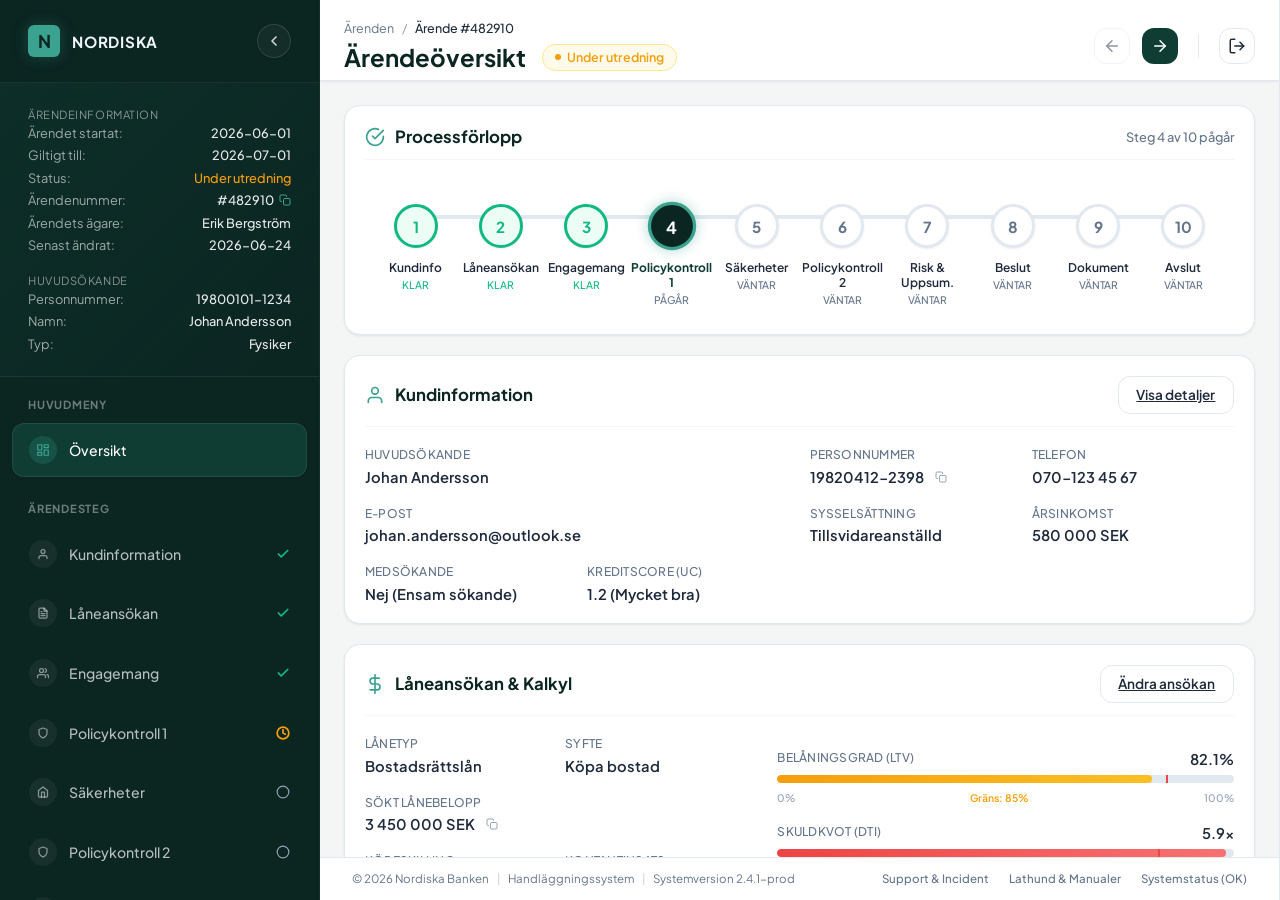
<file: index.html>
<!DOCTYPE html>
<html lang="sv">

<head>
    <meta charset="UTF-8">
    <meta name="viewport" content="width=device-width, initial-scale=1.0">
    <title>Nordiska Banken - Ärende #482910</title>
    <!-- Google Fonts & Main Stylesheet -->
    <link rel="stylesheet" href="styles.css">
    <script>
        // Suppress sidebar transition on initial load to prevent FOUC
        if (localStorage.getItem('sidebar_collapsed') === 'true') {
            document.documentElement.classList.add('sidebar-preload-collapsed');
        }
    </script>
</head>

<body>
    <div class="app-container">
        <!-- Sidebar placeholder loaded dynamically -->
        <div id="sidebar-placeholder"></div>

        <!-- Main Viewport Area -->
        <main class="main-viewport">
            <!-- Sticky Case Header -->
            <!-- Sticky Case Header placeholder loaded dynamically -->
            <div id="header-placeholder" data-title="Ärendeöversikt" data-breadcrumb="Ärende #482910" data-status-text="Under utredning" data-status-class="under-review"></div>

            <!-- Scrollable Dashboard Grid -->
            <div class="dashboard-grid">
                
                <!-- STEPPER OVERVIEW (Full Width) -->
                <div class="dashboard-card col-12">
                    <div class="card-header mb-3 pb-2">
                        <div class="card-title">
                            <svg xmlns="http://www.w3.org/2000/svg" viewBox="0 0 24 24" fill="none" stroke="currentColor" stroke-width="2" stroke-linecap="round" stroke-linejoin="round"><path d="M22 11.08V12a10 10 0 1 1-5.93-9.14"></path><polyline points="22 4 12 14.01 9 11.01"></polyline></svg>
                            Processförlopp
                        </div>
                        <span class="text-sm text-muted font-medium">Steg 4 av 10 pågår</span>
                    </div>
                    
                    <div class="flow-stepper-wrapper">
                        <div class="flow-stepper">
                            <!-- Step 1 -->
                            <div class="flow-step-node completed">
                                <div class="flow-step-bubble">1</div>
                                <div class="flow-step-label">Kundinfo</div>
                                <div class="flow-step-status-text">Klar</div>
                            </div>
                            <!-- Step 2 -->
                            <div class="flow-step-node completed">
                                <div class="flow-step-bubble">2</div>
                                <div class="flow-step-label">Låneansökan</div>
                                <div class="flow-step-status-text">Klar</div>
                            </div>
                            <!-- Step 3 -->
                            <div class="flow-step-node completed">
                                <div class="flow-step-bubble">3</div>
                                <div class="flow-step-label">Engagemang</div>
                                <div class="flow-step-status-text">Klar</div>
                            </div>
                            <!-- Step 4 -->
                            <div class="flow-step-node active">
                                <div class="flow-step-bubble">4</div>
                                <div class="flow-step-label">Policykontroll 1</div>
                                <div class="flow-step-status-text">Pågår</div>
                            </div>
                            <!-- Step 5 -->
                            <div class="flow-step-node">
                                <div class="flow-step-bubble">5</div>
                                <div class="flow-step-label">Säkerheter</div>
                                <div class="flow-step-status-text">Väntar</div>
                            </div>
                            <!-- Step 6 -->
                            <div class="flow-step-node">
                                <div class="flow-step-bubble">6</div>
                                <div class="flow-step-label">Policykontroll 2</div>
                                <div class="flow-step-status-text">Väntar</div>
                            </div>
                            <!-- Step 7 -->
                            <div class="flow-step-node">
                                <div class="flow-step-bubble">7</div>
                                <div class="flow-step-label">Risk &amp; Uppsum.</div>
                                <div class="flow-step-status-text">Väntar</div>
                            </div>
                            <!-- Step 8 -->
                            <div class="flow-step-node">
                                <div class="flow-step-bubble">8</div>
                                <div class="flow-step-label">Beslut</div>
                                <div class="flow-step-status-text">Väntar</div>
                            </div>
                            <!-- Step 9 -->
                            <div class="flow-step-node">
                                <div class="flow-step-bubble">9</div>
                                <div class="flow-step-label">Dokument</div>
                                <div class="flow-step-status-text">Väntar</div>
                            </div>
                            <!-- Step 10 -->
                            <div class="flow-step-node">
                                <div class="flow-step-bubble">10</div>
                                <div class="flow-step-label">Avslut</div>
                                <div class="flow-step-status-text">Väntar</div>
                            </div>
                        </div>
                    </div>
                </div>

                <!-- CUSTOMER SUMMARY CARD -->
                <div class="dashboard-card col-4">
                    <div class="card-header">
                        <div class="card-title">
                            <svg xmlns="http://www.w3.org/2000/svg" viewBox="0 0 24 24" fill="none" stroke="currentColor" stroke-width="2" stroke-linecap="round" stroke-linejoin="round"><path d="M20 21v-2a4 4 0 0 0-4-4H8a4 4 0 0 0-4 4v2"></path><circle cx="12" cy="7" r="4"></circle></svg>
                            Kundinformation
                        </div>
                        <a href="kundinformation.html" class="btn btn-secondary btn-sm">Visa detaljer</a>
                    </div>
                    <div class="customer-detail-list">
                        <div class="detail-item detail-item-wide">
                            <span class="detail-label">Huvudsökande</span>
                            <span class="detail-value text-lg">Johan Andersson</span>
                        </div>
                        <div class="detail-item">
                            <span class="detail-label">Personnummer</span>
                            <span class="detail-value">
                                19820412-2398
                                <button class="copy-btn" id="btn-copy-ssn" title="Kopiera personnummer">
                                    <svg xmlns="http://www.w3.org/2000/svg" width="12" height="12" viewBox="0 0 24 24" fill="none" stroke="currentColor" stroke-width="2" stroke-linecap="round" stroke-linejoin="round"><rect x="9" y="9" width="13" height="13" rx="2" ry="2"></rect><path d="M5 15H4a2 2 0 0 1-2-2V4a2 2 0 0 1 2-2h9a2 2 0 0 1 2 2v1"></path></svg>
                                </button>
                            </span>
                        </div>
                        <div class="detail-item">
                            <span class="detail-label">Telefon</span>
                            <span class="detail-value">070-123 45 67</span>
                        </div>
                        <div class="detail-item detail-item-wide">
                            <span class="detail-label">E-post</span>
                            <span class="detail-value">johan.andersson@outlook.se</span>
                        </div>
                        <div class="detail-item">
                            <span class="detail-label">Sysselsättning</span>
                            <span class="detail-value">Tillsvidareanställd</span>
                        </div>
                        <div class="detail-item">
                            <span class="detail-label">Årsinkomst</span>
                            <span class="detail-value">580 000 SEK</span>
                        </div>
                        <div class="detail-item">
                            <span class="detail-label">Medsökande</span>
                            <span class="detail-value">Nej (Ensam sökande)</span>
                        </div>
                        <div class="detail-item">
                            <span class="detail-label">Kreditscore (UC)</span>
                            <span class="detail-value">1.2 (Mycket bra)</span>
                        </div>
                    </div>
                </div>

                <!-- LOAN SUMMARY CARD -->
                <div class="dashboard-card col-8">
                    <div class="card-header">
                        <div class="card-title">
                            <svg xmlns="http://www.w3.org/2000/svg" viewBox="0 0 24 24" fill="none" stroke="currentColor" stroke-width="2" stroke-linecap="round" stroke-linejoin="round"><line x1="12" y1="1" x2="12" y2="23"></line><path d="M17 5H9.5a3.5 3.5 0 0 0 0 7h5a3.5 3.5 0 0 1 0 7H6"></path></svg>
                            Låneansökan & Kalkyl
                        </div>
                        <a href="laneansokan.html" class="btn btn-secondary btn-sm">Ändra ansökan</a>
                    </div>
                    <div class="loan-summary-grid">
                        <div class="customer-detail-list">
                            <div class="detail-item">
                                <span class="detail-label">Lånetyp</span>
                                <span class="detail-value">Bostadsrättslån</span>
                            </div>
                            <div class="detail-item">
                                <span class="detail-label">Syfte</span>
                                <span class="detail-value">Köpa bostad</span>
                            </div>
                            <div class="detail-item detail-item-wide">
                                <span class="detail-label">Sökt Lånebelopp</span>
                                <span class="detail-value text-xxl font-bold">
                                    3 450 000 SEK
                                    <button class="copy-btn" id="btn-copy-amount" title="Kopiera belopp">
                                        <svg xmlns="http://www.w3.org/2000/svg" width="12" height="12" viewBox="0 0 24 24" fill="none" stroke="currentColor" stroke-width="2" stroke-linecap="round" stroke-linejoin="round"><rect x="9" y="9" width="13" height="13" rx="2" ry="2"></rect><path d="M5 15H4a2 2 0 0 1-2-2V4a2 2 0 0 1 2-2h9a2 2 0 0 1 2 2v1"></path></svg>
                                    </button>
                                </span>
                            </div>
                            <div class="detail-item">
                                <span class="detail-label">Köpeskilling</span>
                                <span class="detail-value">4 200 000 SEK</span>
                            </div>
                            <div class="detail-item">
                                <span class="detail-label">Kontantinsats</span>
                                <span class="detail-value">750 000 SEK (17.9%)</span>
                            </div>
                            <div class="detail-item">
                                <span class="detail-label">Räntesats (Rörlig)</span>
                                <span class="detail-value">4.15%</span>
                            </div>
                            <div class="detail-item">
                                <span class="detail-label">Amorteringstakt</span>
                                <span class="detail-value">2.0% per år</span>
                            </div>
                        </div>
                        
                        <!-- Financial Progress Indicators -->
                        <div class="loan-metrics">
                            <!-- Metric 1 -->
                            <div class="metric-bar-group">
                                <div class="metric-header">
                                    <span class="detail-label">Belåningsgrad (LTV)</span>
                                    <span class="detail-value">82.1%</span>
                                </div>
                                <div class="metric-bar-container" title="Maxgräns 85% för bolån">
                                    <div class="metric-bar-fill warning" style="width: 82.1%;"></div>
                                    <div class="metric-marker" style="left: 85%;" title="Maxgräns 85%"></div>
                                </div>
                                <div class="metric-legend text-xxs text-light font-medium">
                                    <span>0%</span>
                                    <span class="text-warning font-semibold">Gräns: 85%</span>
                                    <span>100%</span>
                                </div>
                            </div>
                            <!-- Metric 2 -->
                            <div class="metric-bar-group">
                                <div class="metric-header">
                                    <span class="detail-label">Skuldkvot (DTI)</span>
                                    <span class="detail-value font-bold">5.9x</span>
                                </div>
                                <div class="metric-bar-container" title="Riskgräns 5.0x ink-multiplikator">
                                    <div class="metric-bar-fill danger" style="width: 98.3%;"></div> <!-- 5.9 / 6.0 = 98.3% -->
                                    <div class="metric-marker" style="left: 83.3%;" title="Riskgräns 5.0x"></div> <!-- 5.0 / 6.0 = 83.3% -->
                                </div>
                                <div class="metric-legend text-xxs text-light font-medium">
                                    <span>0.0x</span>
                                    <span class="text-danger font-semibold">Riskgräns: 5.0x</span>
                                    <span>6.0x</span>
                                </div>
                            </div>
                            <!-- Metric 3 -->
                            <div class="metric-bar-group">
                                <div class="metric-header">
                                    <span class="detail-label">Kvarboendekalkyl (KALP)</span>
                                    <span class="detail-value">+14 520 SEK / mån</span>
                                </div>
                                <div class="metric-bar-container" title="Krav: Minst 8 000 SEK">
                                    <div class="metric-bar-fill" style="width: 72.6%;"></div> <!-- scale to max 20000 -->
                                    <div class="metric-marker" style="left: 40%;" title="Krav 8000"></div> <!-- 8000 / 20000 = 40% -->
                                </div>
                                <div class="metric-legend text-xxs text-light font-medium">
                                    <span>0 SEK</span>
                                    <span class="text-success font-semibold">Krav: 8 000 SEK</span>
                                    <span>20 000 SEK</span>
                                </div>
                            </div>
                        </div>
                    </div>
                </div>

                <!-- POLICY & RISK CARD -->
                <div class="dashboard-card col-4">
                    <div class="card-header">
                        <div class="card-title">
                            <svg xmlns="http://www.w3.org/2000/svg" viewBox="0 0 24 24" fill="none" stroke="currentColor" stroke-width="2" stroke-linecap="round" stroke-linejoin="round"><path d="M12 22s8-4 8-10V5l-8-3-8 3v7c0 6 8 10 8 10z"></path></svg>
                            Policy & Riskkontroll
                        </div>
                        <span class="status-pill under-review status-pill-sm">Kontroll Pågår</span>
                    </div>
                    <div class="policy-list">
                        <!-- Policy Item 1 -->
                        <div class="policy-item passed">
                            <div>
                                <div class="policy-name">Kreditupplysning (UC)</div>
                                <div class="policy-meta">Score 1.2, Inga betalningsanmärkningar</div>
                            </div>
                            <div class="policy-status passed">
                                <svg xmlns="http://www.w3.org/2000/svg" width="14" height="14" viewBox="0 0 24 24" fill="none" stroke="currentColor" stroke-width="3" stroke-linecap="round" stroke-linejoin="round"><polyline points="20 6 9 17 4 12"></polyline></svg>
                                OK
                            </div>
                        </div>
                        <!-- Policy Item 2 -->
                        <div class="policy-item warning">
                            <div>
                                <div class="policy-name">Skuldkvot & Kalkyl</div>
                                <div class="policy-meta">Skuldkvot 5.9x överstiger riskgräns (5.0x)</div>
                            </div>
                            <div class="policy-status warning">
                                <svg xmlns="http://www.w3.org/2000/svg" width="14" height="14" viewBox="0 0 24 24" fill="none" stroke="currentColor" stroke-width="3" stroke-linecap="round" stroke-linejoin="round"><path d="M10.29 3.86L1.82 18a2 2 0 0 0 1.71 3h16.94a2 2 0 0 0 1.71-3L13.71 3.86a2 2 0 0 0-3.42 0z"></path><line x1="12" y1="9" x2="12" y2="13"></line><line x1="12" y1="17" x2="12.01" y2="17"></line></svg>
                                Manuell
                            </div>
                        </div>
                        <!-- Policy Item 3 -->
                        <div class="policy-item passed">
                            <div>
                                <div class="policy-name">PEP & Sanktionskontroll</div>
                                <div class="policy-meta">Inga träffar funna i internationella register</div>
                            </div>
                            <div class="policy-status passed">
                                <svg xmlns="http://www.w3.org/2000/svg" width="14" height="14" viewBox="0 0 24 24" fill="none" stroke="currentColor" stroke-width="3" stroke-linecap="round" stroke-linejoin="round"><polyline points="20 6 9 17 4 12"></polyline></svg>
                                OK
                            </div>
                        </div>
                        <!-- Policy Item 4 -->
                        <div class="policy-item passed">
                            <div>
                                <div class="policy-name">Medborgarskap / Boende</div>
                                <div class="policy-meta">Svensk medborgare och folkbokförd</div>
                            </div>
                            <div class="policy-status passed">
                                <svg xmlns="http://www.w3.org/2000/svg" width="14" height="14" viewBox="0 0 24 24" fill="none" stroke="currentColor" stroke-width="3" stroke-linecap="round" stroke-linejoin="round"><polyline points="20 6 9 17 4 12"></polyline></svg>
                                OK
                            </div>
                        </div>
                    </div>
                </div>

                <!-- COLLATERAL CARD -->
                <div class="dashboard-card col-4">
                    <div class="card-header">
                        <div class="card-title">
                            <svg xmlns="http://www.w3.org/2000/svg" viewBox="0 0 24 24" fill="none" stroke="currentColor" stroke-width="2" stroke-linecap="round" stroke-linejoin="round"><path d="M3 9l9-7 9 7v11a2 2 0 0 1-2 2H5a2 2 0 0 1-2-2z"></path><polyline points="9 22 9 12 15 12 15 22"></polyline></svg>
                            Säkerheter (Bostad)
                        </div>
                        <a href="sakerheter.html" class="btn btn-secondary btn-sm">Redigera</a>
                    </div>
                    
                    <div class="collateral-card-content">
                        <div class="collateral-list-wrapper">
                            <div class="collateral-item pt-0">
                                <div class="collateral-left">
                                    <div class="collateral-title">Bostadsrätt</div>
                                    <div class="collateral-desc">Furuallén 14, Stockholm</div>
                                </div>
                                <div class="collateral-right">
                                    <div class="collateral-value">4 200 000 SEK</div>
                                    <div class="collateral-status">Värderad (Desktop)</div>
                                </div>
                            </div>
                            
                            <div class="collateral-item">
                                <div class="collateral-left">
                                    <div class="collateral-title">Befintliga pantbrev</div>
                                    <div class="collateral-desc">BRF Tallbarret registers</div>
                                </div>
                                <div class="collateral-right">
                                    <div class="collateral-value text-main font-medium">3 000 000 SEK</div>
                                </div>
                            </div>
                            
                            <div class="collateral-item">
                                <div class="collateral-left">
                                    <div class="collateral-title">Nya pantbrev som krävs</div>
                                    <div class="collateral-desc">Ansöks vid beviljande</div>
                                </div>
                                <div class="collateral-right">
                                    <div class="collateral-value text-warning font-bold">450 000 SEK</div>
                                    <div class="collateral-status text-muted font-medium">Ej ansökta</div>
                                </div>
                            </div>
                        </div>

                        <!-- Quick safety indicators -->
                        <div class="info-box-success">
                            <svg xmlns="http://www.w3.org/2000/svg" width="16" height="16" viewBox="0 0 24 24" fill="none" stroke="var(--success)" stroke-width="2.5" stroke-linecap="round" stroke-linejoin="round"><path d="M22 11.08V12a10 10 0 1 1-5.93-9.14"></path><polyline points="22 4 12 14.01 9 11.01"></polyline></svg>
                            <span class="font-semibold text-sm text-success-dark">Bostadens värdering godkänd för belåning</span>
                        </div>
                    </div>
                </div>

                <!-- ACTIVITY TIMELINE & NOTES CARD -->
                <div class="dashboard-card col-4">
                    <div class="card-header">
                        <div class="card-title">
                            <svg xmlns="http://www.w3.org/2000/svg" viewBox="0 0 24 24" fill="none" stroke="currentColor" stroke-width="2" stroke-linecap="round" stroke-linejoin="round"><circle cx="12" cy="12" r="10"></circle><polyline points="12 6 12 12 16 14"></polyline></svg>
                            Händelselogg & Anteckningar
                        </div>
                    </div>

                    <div class="activity-timeline-notes-wrapper">
                        <!-- Timeline -->
                        <div class="activity-timeline">
                            <div class="timeline-item active">
                                <div class="timeline-marker"></div>
                                <div class="timeline-content">
                                    <div class="timeline-header-row">
                                        <span class="timeline-title">UC uppdaterad</span>
                                        <span class="timeline-time">Idag 09:14</span>
                                    </div>
                                    <p class="timeline-description">Ny fullständig kreditupplysning inhämtad automatiskt.</p>
                                </div>
                            </div>

                            <div class="timeline-item">
                                <div class="timeline-marker"></div>
                                <div class="timeline-content">
                                    <div class="timeline-header-row">
                                        <span class="timeline-title">Arbetsgivarintyg mottaget</span>
                                        <span class="timeline-time">Idag 09:10</span>
                                    </div>
                                    <p class="timeline-description">Verifierat anställningstyp och inkomst för huvudsökande.</p>
                                </div>
                            </div>

                            <div class="timeline-item">
                                <div class="timeline-marker"></div>
                                <div class="timeline-content">
                                    <div class="timeline-header-row">
                                        <span class="timeline-title">Ansökan inskickad</span>
                                        <span class="timeline-time">Igår 16:45</span>
                                    </div>
                                    <p class="timeline-description">Digital ansökan mottagen via externa API-portalen.</p>
                                </div>
                            </div>
                        </div>

                        <!-- Notes Area -->
                        <div class="notes-area-wrapper">
                            <span class="detail-label mb-2 display-block">Handläggarantagande (Korta anteckningar)</span>
                            <textarea class="quick-notes-textarea" id="txt-notes" placeholder="Skriv anteckningar här..."></textarea>
                            <div class="quick-notes-save-bar">
                                <span class="notes-status-text" id="notes-status">Alla anteckningar sparade</span>
                                <button class="btn btn-primary btn-sm" id="btn-save-notes">Spara</button>
                        </div>
                    </div>
                </div>
            </div>
        </div>

            <!-- Application Footer -->
            <!-- Application Footer placeholder loaded dynamically -->
            <div id="footer-placeholder"></div>
        </main>
        
    </div>

    <!-- Script Entrypoint -->
    <script src="components.js"></script>
    <script src="app.js"></script>
</body>

</html>
</file>
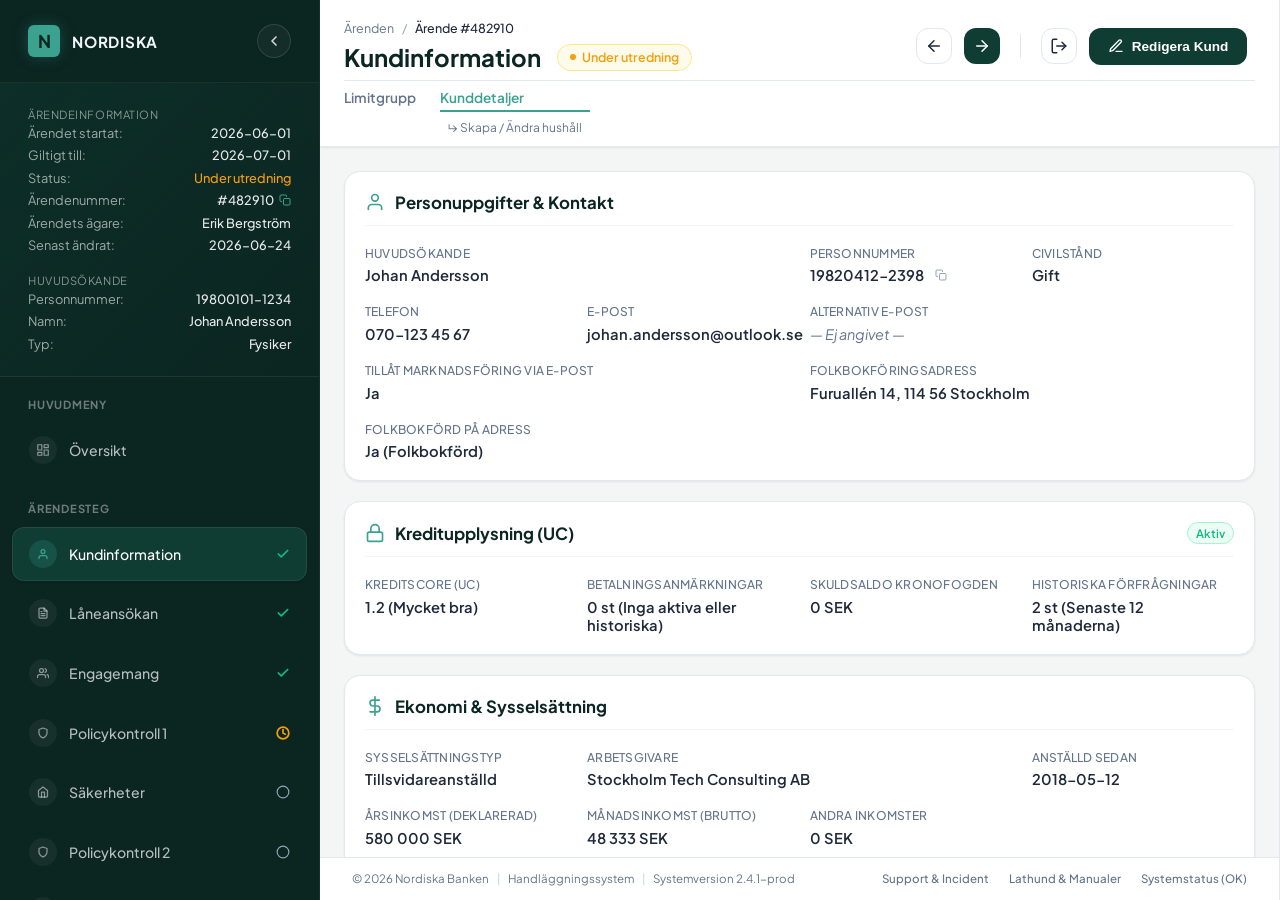
<file: kunddetaljer.html>
<!DOCTYPE html>
<html lang="sv">

<head>
    <meta charset="UTF-8">
    <meta name="viewport" content="width=device-width, initial-scale=1.0">
    <title>Nordiska Banken - Kunddetaljer - Ärende #482910</title>
    <!-- Main Stylesheet -->
    <link rel="stylesheet" href="styles.css">
    <script>
        // Suppress sidebar transition on initial load to prevent FOUC
        if (localStorage.getItem('sidebar_collapsed') === 'true') {
            document.documentElement.classList.add('sidebar-preload-collapsed');
        }
    </script>
</head>

<body>
    <div class="app-container">
        <!-- Sidebar placeholder loaded dynamically -->
        <div id="sidebar-placeholder"></div>

        <!-- Main Viewport Area -->
        <main class="main-viewport">
            <!-- Sticky Case Header placeholder loaded dynamically -->
            <div id="header-placeholder" data-title="Kundinformation" data-breadcrumb="Ärende #482910" data-status-text="Under utredning" data-status-class="under-review">
                <div id="header-subnav-items" style="display: none; align-items: flex-start; gap: 1.5rem;">
                    <a href="limitgrupp.html" class="subnav-link">Limitgrupp</a>
                    <div style="display: flex; flex-direction: column;">
                        <a href="kunddetaljer.html" class="subnav-link active">Kunddetaljer</a>
                        <a href="skapa-andra-hushall.html" class="sub-step-link">
                            ↳ Skapa / Ändra hushåll
                        </a>
                    </div>
                </div>
                <button class="btn btn-primary btn-primary-dark mr-2" id="btn-toggle-edit">
                    <svg xmlns="http://www.w3.org/2000/svg" width="16" height="16" viewBox="0 0 24 24" fill="none" stroke="currentColor" stroke-width="2" stroke-linecap="round" stroke-linejoin="round"><path d="M12 20h9"></path><path d="M16.5 3.5a2.12 2.12 0 0 1 3 3L7 19l-4 1 1-4L16.5 3.5z"></path></svg>
                    <span>Redigera Kund</span>
                </button>
            </div>

            <!-- Scrollable Dashboard Grid -->
            <div class="dashboard-grid">
                
                <!-- PERSONAL DETAILS & CONTACT (col-8) -->
                <div class="dashboard-card col-8">
                    <div class="card-header">
                        <div class="card-title">
                            <svg xmlns="http://www.w3.org/2000/svg" viewBox="0 0 24 24" fill="none" stroke="currentColor" stroke-width="2" stroke-linecap="round" stroke-linejoin="round"><path d="M20 21v-2a4 4 0 0 0-4-4H8a4 4 0 0 0-4 4v2"></path><circle cx="12" cy="7" r="4"></circle></svg>
                            Personuppgifter &amp; Kontakt
                        </div>
                    </div>
                    <div class="customer-detail-list">
                        <div class="detail-item detail-item-wide">
                            <span class="detail-label">Huvudsökande</span>
                            <span class="detail-value text-xl">Johan Andersson</span>
                        </div>
                        <div class="detail-item">
                            <span class="detail-label">Personnummer</span>
                            <span class="detail-value">
                                19820412-2398
                                <button class="copy-btn" id="btn-copy-ssn" title="Kopiera personnummer">
                                    <svg xmlns="http://www.w3.org/2000/svg" width="12" height="12" viewBox="0 0 24 24" fill="none" stroke="currentColor" stroke-width="2" stroke-linecap="round" stroke-linejoin="round"><rect x="9" y="9" width="13" height="13" rx="2" ry="2"></rect><path d="M5 15H4a2 2 0 0 1-2-2V4a2 2 0 0 1 2-2h9a2 2 0 0 1 2 2v1"></path></svg>
                                </button>
                            </span>
                        </div>
                        <div class="detail-item" data-field-type="select">
                            <span class="detail-label">Civilstånd</span>
                            <span class="detail-value read-only-view">Gift</span>
                            <div class="edit-view">
                                <select class="form-select edit-input">
                                    <option value="Ogift">Ogift</option>
                                    <option value="Gift" selected>Gift</option>
                                    <option value="Skild">Skild</option>
                                    <option value="Änka/Änkling">Änka/Änkling</option>
                                </select>
                            </div>
                        </div>
                        <div class="detail-item">
                            <span class="detail-label">Telefon</span>
                            <span class="detail-value">070-123 45 67</span>
                        </div>
                        <div class="detail-item">
                            <span class="detail-label">E-post</span>
                            <span class="detail-value">johan.andersson@outlook.se</span>
                        </div>
                        <div class="detail-item">
                            <span class="detail-label">Alternativ E-post</span>
                            <span class="detail-value empty-state">— Ej angivet —</span>
                        </div>
                        <div class="detail-item detail-item-wide" data-field-type="checkbox">
                            <span class="detail-label">Tillåt marknadsföring via e-post</span>
                            <span class="detail-value read-only-view">Ja</span>
                            <div class="edit-view">
                                <label class="form-check">
                                    <input type="checkbox" class="form-checkbox edit-input" checked>
                                    <span class="form-check-label">Kunden godkänner marknadsföring</span>
                                </label>
                            </div>
                        </div>
                        <div class="detail-item detail-item-wide">
                            <span class="detail-label">Folkbokföringsadress</span>
                            <span class="detail-value">Furuallén 14, 114 56 Stockholm</span>
                        </div>
                        <div class="detail-item" data-field-type="radio">
                            <span class="detail-label">Folkbokförd på adress</span>
                            <span class="detail-value read-only-view">Ja (Folkbokförd)</span>
                            <div class="edit-view">
                                <div class="form-check-group">
                                    <label class="form-check">
                                        <input type="radio" name="folkbokford" value="Ja (Folkbokförd)" class="form-radio edit-input" checked>
                                        <span class="form-check-label">Ja</span>
                                    </label>
                                    <label class="form-check">
                                        <input type="radio" name="folkbokford" value="Nej" class="form-radio edit-input">
                                        <span class="form-check-label">Nej</span>
                                    </label>
                                </div>
                            </div>
                        </div>
                    </div>
                </div>

                <!-- CREDIT HISTORY (UC) (col-4) -->
                <div class="dashboard-card col-4">
                    <div class="card-header">
                        <div class="card-title">
                            <svg xmlns="http://www.w3.org/2000/svg" viewBox="0 0 24 24" fill="none" stroke="currentColor" stroke-width="2" stroke-linecap="round" stroke-linejoin="round"><rect x="3" y="11" width="18" height="11" rx="2" ry="2"></rect><path d="M7 11V7a5 5 0 0 1 10 0v4"></path></svg>
                            Kreditupplysning (UC)
                        </div>
                        <span class="badge-success">Aktiv</span>
                    </div>
                    <div class="customer-detail-list grid-cols-1">
                        <div class="detail-item">
                            <span class="detail-label">Kreditscore (UC)</span>
                            <span class="detail-value text-xl font-bold">1.2 (Mycket bra)</span>
                        </div>
                        <div class="detail-item">
                            <span class="detail-label">Betalningsanmärkningar</span>
                            <span class="detail-value">0 st (Inga aktiva eller historiska)</span>
                        </div>
                        <div class="detail-item">
                            <span class="detail-label">Skuldsaldo Kronofogden</span>
                            <span class="detail-value">0 SEK</span>
                        </div>
                        <div class="detail-item">
                            <span class="detail-label">Historiska förfrågningar</span>
                            <span class="detail-value">2 st (Senaste 12 månaderna)</span>
                        </div>
                    </div>
                </div>

                <!-- ECONOMY & EMPLOYMENT (col-12) -->
                <div class="dashboard-card col-12">
                    <div class="card-header">
                        <div class="card-title">
                            <svg xmlns="http://www.w3.org/2000/svg" viewBox="0 0 24 24" fill="none" stroke="currentColor" stroke-width="2" stroke-linecap="round" stroke-linejoin="round"><line x1="12" y1="1" x2="12" y2="23"></line><path d="M17 5H9.5a3.5 3.5 0 0 0 0 7h5a3.5 3.5 0 0 1 0 7H6"></path></svg>
                            Ekonomi &amp; Sysselsättning
                        </div>
                    </div>
                    <div class="customer-detail-list">
                        <div class="detail-item" data-field-type="select">
                            <span class="detail-label">Sysselsättningstyp</span>
                            <span class="detail-value read-only-view">Tillsvidareanställd</span>
                            <div class="edit-view">
                                <select class="form-select edit-input">
                                    <option value="">Välj sysselsättning...</option>
                                    <option value="Tillsvidareanställd" selected>Tillsvidareanställd</option>
                                    <option value="Egen företagare">Egen företagare</option>
                                    <option value="Vikariat">Vikariat</option>
                                    <option value="Student">Student</option>
                                    <option value="Arbetslös">Arbetslös</option>
                                </select>
                            </div>
                        </div>
                        <div class="detail-item detail-item-wide">
                            <span class="detail-label">Arbetsgivare</span>
                            <span class="detail-value">Stockholm Tech Consulting AB</span>
                        </div>
                        <div class="detail-item">
                            <span class="detail-label">Anställd sedan</span>
                            <span class="detail-value">2018-05-12</span>
                        </div>
                        <div class="detail-item">
                            <span class="detail-label">Årsinkomst (Deklarerad)</span>
                            <span class="detail-value text-xl font-bold">580 000 SEK</span>
                        </div>
                        <div class="detail-item">
                            <span class="detail-label">Månadsinkomst (Brutto)</span>
                            <span class="detail-value">48 333 SEK</span>
                        </div>
                        <div class="detail-item">
                            <span class="detail-label">Andra inkomster</span>
                            <span class="detail-value">0 SEK</span>
                        </div>
                        <div class="detail-item detail-item-wide">
                            <span class="detail-label">Befintliga lån &amp; Krediter</span>
                            <span class="detail-value font-medium">
                                <ul class="flex-column-gap text-sm">
                                    <li>Kreditkort (Nordea): 10 000 SEK beviljat (0 SEK utnyttjat)</li>
                                    <li>Privatlån: Inga aktiva privatlån</li>
                                </ul>
                            </span>
                        </div>
                    </div>
                </div>

                <!-- PREVIOUS ADDRESS HISTORY (col-6) -->
                <div class="dashboard-card col-6">
                    <div class="card-header">
                        <div class="card-title">
                            <svg xmlns="http://www.w3.org/2000/svg" viewBox="0 0 24 24" fill="none" stroke="currentColor" stroke-width="2" stroke-linecap="round" stroke-linejoin="round"><path d="M3 9l9-7 9 7v11a2 2 0 0 1-2 2H5a2 2 0 0 1-2-2z"></path><polyline points="9 22 9 12 15 12 15 22"></polyline></svg>
                            Tidigare Boendehistorik
                        </div>
                    </div>
                    <div class="customer-detail-list grid-cols-1">
                        <div class="detail-item">
                            <span class="detail-label">Föregående adress 1</span>
                            <span class="detail-value">Storgatan 12, 114 55 Stockholm (2015-2020)</span>
                        </div>
                        <div class="detail-item">
                            <span class="detail-label">Föregående adress 2</span>
                            <span class="detail-value">Lillvägen 3, 114 54 Stockholm (2010-2015)</span>
                        </div>
                        <div class="detail-item">
                            <span class="detail-label">Antal flyttar senaste 5 åren</span>
                            <span class="detail-value">1 st</span>
                        </div>
                    </div>
                </div>

                <!-- BANK ENGAGEMENT (col-6) -->
                <div class="dashboard-card col-6">
                    <div class="card-header">
                        <div class="card-title">
                            <svg xmlns="http://www.w3.org/2000/svg" viewBox="0 0 24 24" fill="none" stroke="currentColor" stroke-width="2" stroke-linecap="round" stroke-linejoin="round"><rect x="2" y="4" width="20" height="16" rx="2" ry="2"></rect><line x1="2" y1="10" x2="22" y2="10"></line></svg>
                            Bankengagemang (Internt)
                        </div>
                    </div>
                    <div class="customer-detail-list grid-cols-1">
                        <div class="detail-item">
                            <span class="detail-label">Kund sedan</span>
                            <span class="detail-value">2010-08-23 (Kärnkund)</span>
                        </div>
                        <div class="detail-item">
                            <span class="detail-label">Aktivitet (Transaktioner)</span>
                            <span class="detail-value">Hög (Löninsättning & autogiro)</span>
                        </div>
                        <div class="detail-item">
                            <span class="detail-label">Sparande & Investeringar</span>
                            <span class="detail-value">Investeringssparkonto: 150 000 SEK</span>
                        </div>
                    </div>
                </div>

                <!-- PEP & SANCTIONS (col-12) -->
                <div class="dashboard-card col-12 mb-5">
                    <div class="card-header">
                        <div class="card-title">
                            <svg xmlns="http://www.w3.org/2000/svg" viewBox="0 0 24 24" fill="none" stroke="currentColor" stroke-width="2" stroke-linecap="round" stroke-linejoin="round"><path d="M12 22s8-4 8-10V5l-8-3-8 3v7c0 6 8 10 8 10z"></path></svg>
                            PEP & Sanktionskontroll Detaljer
                        </div>
                        <span class="badge-success">Godkänd</span>
                    </div>
                    <div class="customer-detail-list">
                        <div class="detail-item">
                            <span class="detail-label">Sanktionslistor (EU/FN/OFAC)</span>
                            <span class="detail-value">Inga träffar</span>
                        </div>
                        <div class="detail-item">
                            <span class="detail-label">PEP (Politiskt Exponerad Person)</span>
                            <span class="detail-value">Inga träffar (Låg risk)</span>
                        </div>
                        <div class="detail-item">
                            <span class="detail-label">RCA (Relaterad till PEP)</span>
                            <span class="detail-value">Inga kända relationer</span>
                        </div>
                        <div class="detail-item">
                            <span class="detail-label">Senast uppdaterad</span>
                            <span class="detail-value">Idag 09:14</span>
                        </div>
                    </div>
                </div>

                <!-- TILLGÅNGAR & FORDON (col-6) -->
                <div class="dashboard-card col-6">
                    <div class="card-header">
                        <div class="card-title">
                            <svg xmlns="http://www.w3.org/2000/svg" viewBox="0 0 24 24" fill="none" stroke="currentColor" stroke-width="2" stroke-linecap="round" stroke-linejoin="round"><rect x="3" y="8" width="18" height="12" rx="2" ry="2"></rect><line x1="4" y1="12" x2="20" y2="12"></line><line x1="8" y1="16" x2="8" y2="16"></line><line x1="16" y1="16" x2="16" y2="16"></line></svg>
                            Övriga Tillgångar & Fordon
                        </div>
                    </div>
                    <div class="customer-detail-list grid-cols-1">
                        <div class="detail-item">
                            <span class="detail-label">Fordon i trafik</span>
                            <span class="detail-value">Volvo V60 (2020)</span>
                        </div>
                        <div class="detail-item">
                            <span class="detail-label">Fordonsvärdering</span>
                            <span class="detail-value">Ca 220 000 SEK (KVD-estimat)</span>
                        </div>
                        <div class="detail-item">
                            <span class="detail-label">Fordonsskulder</span>
                            <span class="detail-value">Inga registrerade lån</span>
                        </div>
                    </div>
                </div>

                <!-- CIVILRÄTTSLIGA ÄRENDEN (col-6) -->
                <div class="dashboard-card col-6">
                    <div class="card-header">
                        <div class="card-title">
                            <svg xmlns="http://www.w3.org/2000/svg" viewBox="0 0 24 24" fill="none" stroke="currentColor" stroke-width="2" stroke-linecap="round" stroke-linejoin="round"><path d="M12 22s8-4 8-10V5l-8-3-8 3v7c0 6 8 10 8 10z"></path></svg>
                            Rättsliga & Civilrättsliga Ärenden
                        </div>
                        <span class="badge-success">Inga Anmärkningar</span>
                    </div>
                    <div class="customer-detail-list grid-cols-1">
                        <div class="detail-item">
                            <span class="detail-label">Tvist & Domar (Tingsrätt)</span>
                            <span class="detail-value">Inga träffar senaste 5 åren</span>
                        </div>
                        <div class="detail-item">
                            <span class="detail-label">Konkurs & Näringsförbud</span>
                            <span class="detail-value">Inga uppgifter funna</span>
                        </div>
                        <div class="detail-item">
                            <span class="detail-label">Kredithistorik (Missbruk)</span>
                            <span class="detail-value">Ingen missbrukad kredit (Kreditregister)</span>
                        </div>
                    </div>
                </div>

                <!-- RELATERADE FÖRETAGSENGAGEMANG (col-12) -->
                <div class="dashboard-card col-12 mb-5">
                    <div class="card-header">
                        <div class="card-title">
                            <svg xmlns="http://www.w3.org/2000/svg" viewBox="0 0 24 24" fill="none" stroke="currentColor" stroke-width="2" stroke-linecap="round" stroke-linejoin="round"><rect x="2" y="7" width="20" height="14" rx="2" ry="2"></rect><path d="M16 21V5a2 2 0 0 0-2-2h-4a2 2 0 0 0-2 2v16"></path></svg>
                            Företagsengagemang & Styrelseuppdrag
                        </div>
                    </div>
                    <div class="customer-detail-list">
                        <div class="detail-item detail-item-wide">
                            <span class="detail-label">Företagsnamn</span>
                            <span class="detail-value">Stockholm Tech Consulting AB (559123-4567)</span>
                        </div>
                        <div class="detail-item">
                            <span class="detail-label">Roll</span>
                            <span class="detail-value">Styrelseledamot (Sedan 2021)</span>
                        </div>
                        <div class="detail-item">
                            <span class="detail-label">Firmatecknare</span>
                            <span class="detail-value">Ja (Var för sig)</span>
                        </div>
                        <div class="detail-item">
                            <span class="detail-label">Bolagsstatus</span>
                            <span class="detail-value">Aktivt & Välmående</span>
                        </div>
                        <div class="detail-item">
                            <span class="detail-label">Omsättning (Senaste bokslut)</span>
                            <span class="detail-value">12 500 000 SEK</span>
                        </div>
                        <div class="detail-item">
                            <span class="detail-label">Riskbedömning Företag</span>
                            <span class="detail-value">Låg risk (UC Score 4 av 5)</span>
                        </div>
                    </div>
                </div>

            </div>

            <!-- Application Footer placeholder loaded dynamically -->
            <div id="footer-placeholder"></div>
        </main>
        
    </div>

    <!-- Script Entrypoint -->
    <script src="components.js"></script>
    <script src="app.js"></script>
</body>

</html>
</file>
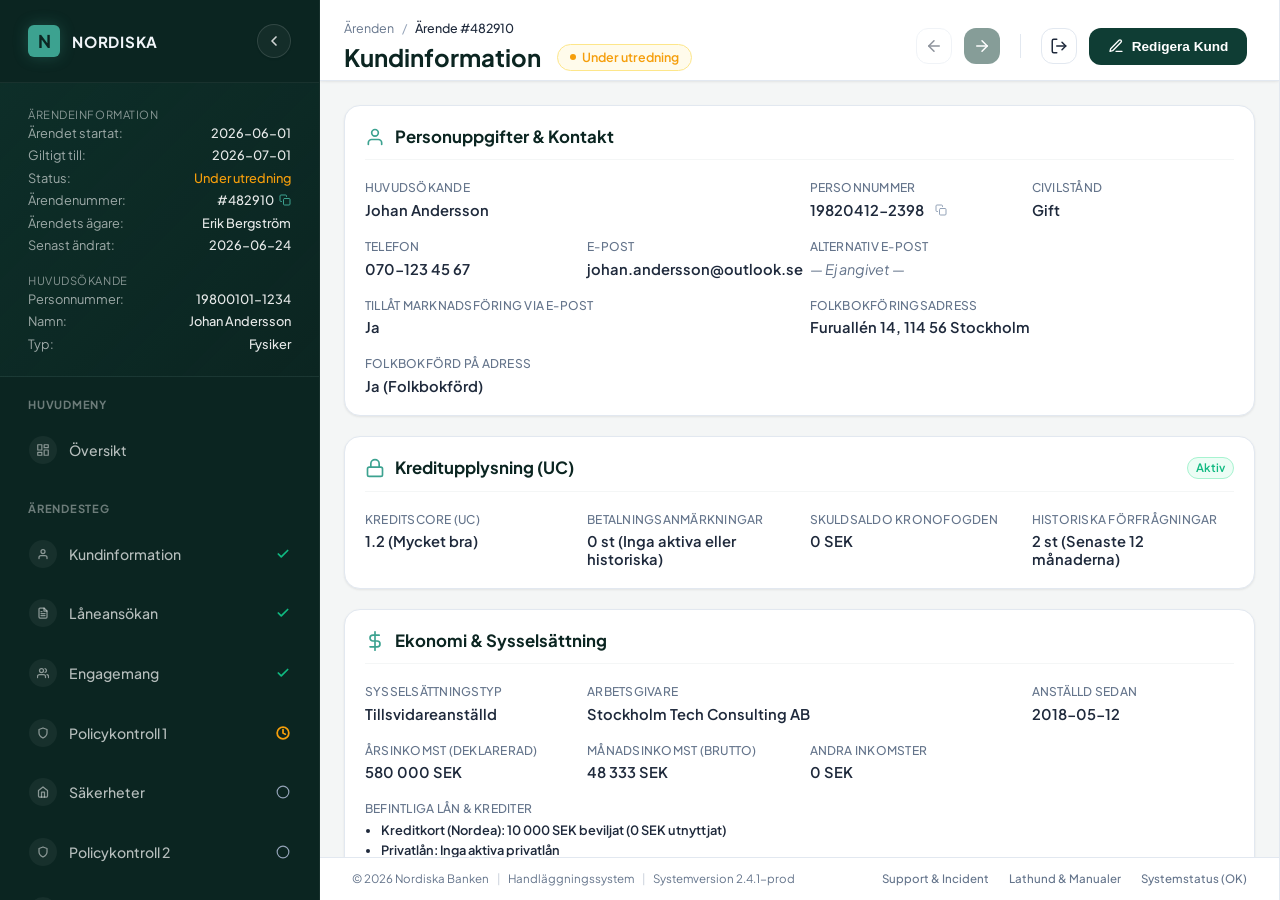
<file: kundinformation.html>
<!DOCTYPE html>
<html lang="sv">

<head>
    <meta charset="UTF-8">
    <meta name="viewport" content="width=device-width, initial-scale=1.0">
    <title>Nordiska Banken - Kundinformation - Ärende #482910</title>
    <!-- Main Stylesheet -->
    <link rel="stylesheet" href="styles.css">
    <script>
        // Suppress sidebar transition on initial load to prevent FOUC
        if (localStorage.getItem('sidebar_collapsed') === 'true') {
            document.documentElement.classList.add('sidebar-preload-collapsed');
        }
    </script>
</head>

<body>
    <div class="app-container">
        <!-- Sidebar placeholder loaded dynamically -->
        <div id="sidebar-placeholder"></div>

        <!-- Main Viewport Area -->
        <main class="main-viewport">
            <!-- Sticky Case Header placeholder loaded dynamically -->
            <div id="header-placeholder" data-title="Kundinformation" data-breadcrumb="Ärende #482910" data-status-text="Under utredning" data-status-class="under-review">
                <button class="btn btn-primary btn-primary-dark mr-2" id="btn-toggle-edit">
                    <svg xmlns="http://www.w3.org/2000/svg" width="16" height="16" viewBox="0 0 24 24" fill="none" stroke="currentColor" stroke-width="2" stroke-linecap="round" stroke-linejoin="round"><path d="M12 20h9"></path><path d="M16.5 3.5a2.12 2.12 0 0 1 3 3L7 19l-4 1 1-4L16.5 3.5z"></path></svg>
                    <span>Redigera Kund</span>
                </button>
            </div>

            <!-- Scrollable Dashboard Grid -->
            <div class="dashboard-grid">
                
                <!-- PERSONAL DETAILS & CONTACT (col-8) -->
                <div class="dashboard-card col-8">
                    <div class="card-header">
                        <div class="card-title">
                            <svg xmlns="http://www.w3.org/2000/svg" viewBox="0 0 24 24" fill="none" stroke="currentColor" stroke-width="2" stroke-linecap="round" stroke-linejoin="round"><path d="M20 21v-2a4 4 0 0 0-4-4H8a4 4 0 0 0-4 4v2"></path><circle cx="12" cy="7" r="4"></circle></svg>
                            Personuppgifter &amp; Kontakt
                        </div>
                    </div>
                    <div class="customer-detail-list">
                        <div class="detail-item detail-item-wide">
                            <span class="detail-label">Huvudsökande</span>
                            <span class="detail-value text-xl">Johan Andersson</span>
                        </div>
                        <div class="detail-item">
                            <span class="detail-label">Personnummer</span>
                            <span class="detail-value">
                                19820412-2398
                                <button class="copy-btn" id="btn-copy-ssn" title="Kopiera personnummer">
                                    <svg xmlns="http://www.w3.org/2000/svg" width="12" height="12" viewBox="0 0 24 24" fill="none" stroke="currentColor" stroke-width="2" stroke-linecap="round" stroke-linejoin="round"><rect x="9" y="9" width="13" height="13" rx="2" ry="2"></rect><path d="M5 15H4a2 2 0 0 1-2-2V4a2 2 0 0 1 2-2h9a2 2 0 0 1 2 2v1"></path></svg>
                                </button>
                            </span>
                        </div>
                        <div class="detail-item" data-field-type="select">
                            <span class="detail-label">Civilstånd</span>
                            <span class="detail-value read-only-view">Gift</span>
                            <div class="edit-view">
                                <select class="form-select edit-input">
                                    <option value="Ogift">Ogift</option>
                                    <option value="Gift" selected>Gift</option>
                                    <option value="Skild">Skild</option>
                                    <option value="Änka/Änkling">Änka/Änkling</option>
                                </select>
                            </div>
                        </div>
                        <div class="detail-item">
                            <span class="detail-label">Telefon</span>
                            <span class="detail-value">070-123 45 67</span>
                        </div>
                        <div class="detail-item">
                            <span class="detail-label">E-post</span>
                            <span class="detail-value">johan.andersson@outlook.se</span>
                        </div>
                        <div class="detail-item">
                            <span class="detail-label">Alternativ E-post</span>
                            <span class="detail-value empty-state">— Ej angivet —</span>
                        </div>
                        <div class="detail-item detail-item-wide" data-field-type="checkbox">
                            <span class="detail-label">Tillåt marknadsföring via e-post</span>
                            <span class="detail-value read-only-view">Ja</span>
                            <div class="edit-view">
                                <label class="form-check">
                                    <input type="checkbox" class="form-checkbox edit-input" checked>
                                    <span class="form-check-label">Kunden godkänner marknadsföring</span>
                                </label>
                            </div>
                        </div>
                        <div class="detail-item detail-item-wide">
                            <span class="detail-label">Folkbokföringsadress</span>
                            <span class="detail-value">Furuallén 14, 114 56 Stockholm</span>
                        </div>
                        <div class="detail-item" data-field-type="radio">
                            <span class="detail-label">Folkbokförd på adress</span>
                            <span class="detail-value read-only-view">Ja (Folkbokförd)</span>
                            <div class="edit-view">
                                <div class="form-check-group">
                                    <label class="form-check">
                                        <input type="radio" name="folkbokford" value="Ja (Folkbokförd)" class="form-radio edit-input" checked>
                                        <span class="form-check-label">Ja</span>
                                    </label>
                                    <label class="form-check">
                                        <input type="radio" name="folkbokford" value="Nej" class="form-radio edit-input">
                                        <span class="form-check-label">Nej</span>
                                    </label>
                                </div>
                            </div>
                        </div>
                    </div>
                </div>

                <!-- CREDIT HISTORY (UC) (col-4) -->
                <div class="dashboard-card col-4">
                    <div class="card-header">
                        <div class="card-title">
                            <svg xmlns="http://www.w3.org/2000/svg" viewBox="0 0 24 24" fill="none" stroke="currentColor" stroke-width="2" stroke-linecap="round" stroke-linejoin="round"><rect x="3" y="11" width="18" height="11" rx="2" ry="2"></rect><path d="M7 11V7a5 5 0 0 1 10 0v4"></path></svg>
                            Kreditupplysning (UC)
                        </div>
                        <span class="badge-success">Aktiv</span>
                    </div>
                    <div class="customer-detail-list grid-cols-1">
                        <div class="detail-item">
                            <span class="detail-label">Kreditscore (UC)</span>
                            <span class="detail-value text-xl font-bold">1.2 (Mycket bra)</span>
                        </div>
                        <div class="detail-item">
                            <span class="detail-label">Betalningsanmärkningar</span>
                            <span class="detail-value">0 st (Inga aktiva eller historiska)</span>
                        </div>
                        <div class="detail-item">
                            <span class="detail-label">Skuldsaldo Kronofogden</span>
                            <span class="detail-value">0 SEK</span>
                        </div>
                        <div class="detail-item">
                            <span class="detail-label">Historiska förfrågningar</span>
                            <span class="detail-value">2 st (Senaste 12 månaderna)</span>
                        </div>
                    </div>
                </div>

                <!-- ECONOMY & EMPLOYMENT (col-12) -->
                <div class="dashboard-card col-12">
                    <div class="card-header">
                        <div class="card-title">
                            <svg xmlns="http://www.w3.org/2000/svg" viewBox="0 0 24 24" fill="none" stroke="currentColor" stroke-width="2" stroke-linecap="round" stroke-linejoin="round"><line x1="12" y1="1" x2="12" y2="23"></line><path d="M17 5H9.5a3.5 3.5 0 0 0 0 7h5a3.5 3.5 0 0 1 0 7H6"></path></svg>
                            Ekonomi &amp; Sysselsättning
                        </div>
                    </div>
                    <div class="customer-detail-list">
                        <div class="detail-item" data-field-type="select">
                            <span class="detail-label">Sysselsättningstyp</span>
                            <span class="detail-value read-only-view">Tillsvidareanställd</span>
                            <div class="edit-view">
                                <select class="form-select edit-input">
                                    <option value="">Välj sysselsättning...</option>
                                    <option value="Tillsvidareanställd" selected>Tillsvidareanställd</option>
                                    <option value="Egen företagare">Egen företagare</option>
                                    <option value="Vikariat">Vikariat</option>
                                    <option value="Student">Student</option>
                                    <option value="Arbetslös">Arbetslös</option>
                                </select>
                            </div>
                        </div>
                        <div class="detail-item detail-item-wide">
                            <span class="detail-label">Arbetsgivare</span>
                            <span class="detail-value">Stockholm Tech Consulting AB</span>
                        </div>
                        <div class="detail-item">
                            <span class="detail-label">Anställd sedan</span>
                            <span class="detail-value">2018-05-12</span>
                        </div>
                        <div class="detail-item">
                            <span class="detail-label">Årsinkomst (Deklarerad)</span>
                            <span class="detail-value text-xl font-bold">580 000 SEK</span>
                        </div>
                        <div class="detail-item">
                            <span class="detail-label">Månadsinkomst (Brutto)</span>
                            <span class="detail-value">48 333 SEK</span>
                        </div>
                        <div class="detail-item">
                            <span class="detail-label">Andra inkomster</span>
                            <span class="detail-value">0 SEK</span>
                        </div>
                        <div class="detail-item detail-item-wide">
                            <span class="detail-label">Befintliga lån &amp; Krediter</span>
                            <span class="detail-value font-medium">
                                <ul class="flex-column-gap text-sm">
                                    <li>Kreditkort (Nordea): 10 000 SEK beviljat (0 SEK utnyttjat)</li>
                                    <li>Privatlån: Inga aktiva privatlån</li>
                                </ul>
                            </span>
                        </div>
                    </div>
                </div>

                <!-- PREVIOUS ADDRESS HISTORY (col-6) -->
                <div class="dashboard-card col-6">
                    <div class="card-header">
                        <div class="card-title">
                            <svg xmlns="http://www.w3.org/2000/svg" viewBox="0 0 24 24" fill="none" stroke="currentColor" stroke-width="2" stroke-linecap="round" stroke-linejoin="round"><path d="M3 9l9-7 9 7v11a2 2 0 0 1-2 2H5a2 2 0 0 1-2-2z"></path><polyline points="9 22 9 12 15 12 15 22"></polyline></svg>
                            Tidigare Boendehistorik
                        </div>
                    </div>
                    <div class="customer-detail-list grid-cols-1">
                        <div class="detail-item">
                            <span class="detail-label">Föregående adress 1</span>
                            <span class="detail-value">Storgatan 12, 114 55 Stockholm (2015-2020)</span>
                        </div>
                        <div class="detail-item">
                            <span class="detail-label">Föregående adress 2</span>
                            <span class="detail-value">Lillvägen 3, 114 54 Stockholm (2010-2015)</span>
                        </div>
                        <div class="detail-item">
                            <span class="detail-label">Antal flyttar senaste 5 åren</span>
                            <span class="detail-value">1 st</span>
                        </div>
                    </div>
                </div>

                <!-- BANK ENGAGEMENT (col-6) -->
                <div class="dashboard-card col-6">
                    <div class="card-header">
                        <div class="card-title">
                            <svg xmlns="http://www.w3.org/2000/svg" viewBox="0 0 24 24" fill="none" stroke="currentColor" stroke-width="2" stroke-linecap="round" stroke-linejoin="round"><rect x="2" y="4" width="20" height="16" rx="2" ry="2"></rect><line x1="2" y1="10" x2="22" y2="10"></line></svg>
                            Bankengagemang (Internt)
                        </div>
                    </div>
                    <div class="customer-detail-list grid-cols-1">
                        <div class="detail-item">
                            <span class="detail-label">Kund sedan</span>
                            <span class="detail-value">2010-08-23 (Kärnkund)</span>
                        </div>
                        <div class="detail-item">
                            <span class="detail-label">Aktivitet (Transaktioner)</span>
                            <span class="detail-value">Hög (Löninsättning & autogiro)</span>
                        </div>
                        <div class="detail-item">
                            <span class="detail-label">Sparande & Investeringar</span>
                            <span class="detail-value">Investeringssparkonto: 150 000 SEK</span>
                        </div>
                    </div>
                </div>

                <!-- PEP & SANCTIONS (col-12) -->
                <div class="dashboard-card col-12 mb-5">
                    <div class="card-header">
                        <div class="card-title">
                            <svg xmlns="http://www.w3.org/2000/svg" viewBox="0 0 24 24" fill="none" stroke="currentColor" stroke-width="2" stroke-linecap="round" stroke-linejoin="round"><path d="M12 22s8-4 8-10V5l-8-3-8 3v7c0 6 8 10 8 10z"></path></svg>
                            PEP & Sanktionskontroll Detaljer
                        </div>
                        <span class="badge-success">Godkänd</span>
                    </div>
                    <div class="customer-detail-list">
                        <div class="detail-item">
                            <span class="detail-label">Sanktionslistor (EU/FN/OFAC)</span>
                            <span class="detail-value">Inga träffar</span>
                        </div>
                        <div class="detail-item">
                            <span class="detail-label">PEP (Politiskt Exponerad Person)</span>
                            <span class="detail-value">Inga träffar (Låg risk)</span>
                        </div>
                        <div class="detail-item">
                            <span class="detail-label">RCA (Relaterad till PEP)</span>
                            <span class="detail-value">Inga kända relationer</span>
                        </div>
                        <div class="detail-item">
                            <span class="detail-label">Senast uppdaterad</span>
                            <span class="detail-value">Idag 09:14</span>
                        </div>
                    </div>
                </div>

                <!-- TILLGÅNGAR & FORDON (col-6) -->
                <div class="dashboard-card col-6">
                    <div class="card-header">
                        <div class="card-title">
                            <svg xmlns="http://www.w3.org/2000/svg" viewBox="0 0 24 24" fill="none" stroke="currentColor" stroke-width="2" stroke-linecap="round" stroke-linejoin="round"><rect x="3" y="8" width="18" height="12" rx="2" ry="2"></rect><line x1="4" y1="12" x2="20" y2="12"></line><line x1="8" y1="16" x2="8" y2="16"></line><line x1="16" y1="16" x2="16" y2="16"></line></svg>
                            Övriga Tillgångar & Fordon
                        </div>
                    </div>
                    <div class="customer-detail-list grid-cols-1">
                        <div class="detail-item">
                            <span class="detail-label">Fordon i trafik</span>
                            <span class="detail-value">Volvo V60 (2020)</span>
                        </div>
                        <div class="detail-item">
                            <span class="detail-label">Fordonsvärdering</span>
                            <span class="detail-value">Ca 220 000 SEK (KVD-estimat)</span>
                        </div>
                        <div class="detail-item">
                            <span class="detail-label">Fordonsskulder</span>
                            <span class="detail-value">Inga registrerade lån</span>
                        </div>
                    </div>
                </div>

                <!-- CIVILRÄTTSLIGA ÄRENDEN (col-6) -->
                <div class="dashboard-card col-6">
                    <div class="card-header">
                        <div class="card-title">
                            <svg xmlns="http://www.w3.org/2000/svg" viewBox="0 0 24 24" fill="none" stroke="currentColor" stroke-width="2" stroke-linecap="round" stroke-linejoin="round"><path d="M12 22s8-4 8-10V5l-8-3-8 3v7c0 6 8 10 8 10z"></path></svg>
                            Rättsliga & Civilrättsliga Ärenden
                        </div>
                        <span class="badge-success">Inga Anmärkningar</span>
                    </div>
                    <div class="customer-detail-list grid-cols-1">
                        <div class="detail-item">
                            <span class="detail-label">Tvist & Domar (Tingsrätt)</span>
                            <span class="detail-value">Inga träffar senaste 5 åren</span>
                        </div>
                        <div class="detail-item">
                            <span class="detail-label">Konkurs & Näringsförbud</span>
                            <span class="detail-value">Inga uppgifter funna</span>
                        </div>
                        <div class="detail-item">
                            <span class="detail-label">Kredithistorik (Missbruk)</span>
                            <span class="detail-value">Ingen missbrukad kredit (Kreditregister)</span>
                        </div>
                    </div>
                </div>

                <!-- RELATERADE FÖRETAGSENGAGEMANG (col-12) -->
                <div class="dashboard-card col-12 mb-5">
                    <div class="card-header">
                        <div class="card-title">
                            <svg xmlns="http://www.w3.org/2000/svg" viewBox="0 0 24 24" fill="none" stroke="currentColor" stroke-width="2" stroke-linecap="round" stroke-linejoin="round"><rect x="2" y="7" width="20" height="14" rx="2" ry="2"></rect><path d="M16 21V5a2 2 0 0 0-2-2h-4a2 2 0 0 0-2 2v16"></path></svg>
                            Företagsengagemang & Styrelseuppdrag
                        </div>
                    </div>
                    <div class="customer-detail-list">
                        <div class="detail-item detail-item-wide">
                            <span class="detail-label">Företagsnamn</span>
                            <span class="detail-value">Stockholm Tech Consulting AB (559123-4567)</span>
                        </div>
                        <div class="detail-item">
                            <span class="detail-label">Roll</span>
                            <span class="detail-value">Styrelseledamot (Sedan 2021)</span>
                        </div>
                        <div class="detail-item">
                            <span class="detail-label">Firmatecknare</span>
                            <span class="detail-value">Ja (Var för sig)</span>
                        </div>
                        <div class="detail-item">
                            <span class="detail-label">Bolagsstatus</span>
                            <span class="detail-value">Aktivt & Välmående</span>
                        </div>
                        <div class="detail-item">
                            <span class="detail-label">Omsättning (Senaste bokslut)</span>
                            <span class="detail-value">12 500 000 SEK</span>
                        </div>
                        <div class="detail-item">
                            <span class="detail-label">Riskbedömning Företag</span>
                            <span class="detail-value">Låg risk (UC Score 4 av 5)</span>
                        </div>
                    </div>
                </div>

            </div>

            <!-- Application Footer placeholder loaded dynamically -->
            <div id="footer-placeholder"></div>
        </main>
        
    </div>

    <!-- Script Entrypoint -->
    <script src="components.js"></script>
    <script src="app.js"></script>
</body>

</html>
</file>
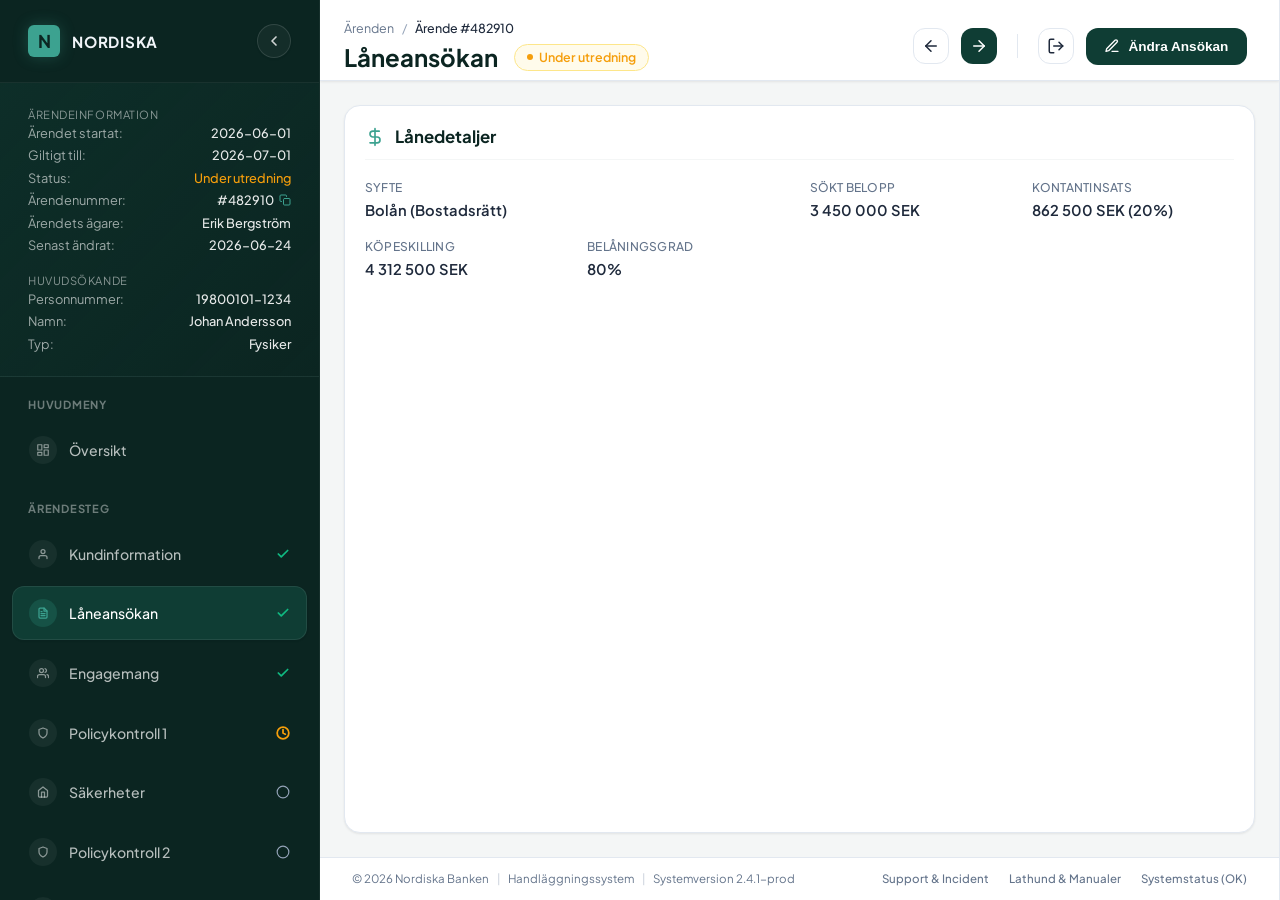
<file: laneansokan.html>
<!DOCTYPE html>
<html lang="sv">

<head>
    <meta charset="UTF-8">
    <meta name="viewport" content="width=device-width, initial-scale=1.0">
    <title>Nordiska Banken - Låneansökan - Ärende #482910</title>
    <!-- Main Stylesheet -->
    <link rel="stylesheet" href="styles.css">
    <script>
        // Suppress sidebar transition on initial load to prevent FOUC
        if (localStorage.getItem('sidebar_collapsed') === 'true') {
            document.documentElement.classList.add('sidebar-preload-collapsed');
        }
    </script>
</head>

<body>
    <div class="app-container">
        <!-- Sidebar placeholder loaded dynamically -->
        <div id="sidebar-placeholder"></div>

        <!-- Main Viewport Area -->
        <main class="main-viewport">
            <!-- Sticky Case Header placeholder loaded dynamically -->
            <div id="header-placeholder" data-title="Låneansökan" data-breadcrumb="Ärende #482910" data-status-text="Under utredning" data-status-class="under-review">
                <button class="btn btn-primary btn-primary-dark mr-2" id="btn-edit-loan">
                    <svg xmlns="http://www.w3.org/2000/svg" width="16" height="16" viewBox="0 0 24 24" fill="none" stroke="currentColor" stroke-width="2" stroke-linecap="round" stroke-linejoin="round"><path d="M12 20h9"></path><path d="M16.5 3.5a2.12 2.12 0 0 1 3 3L7 19l-4 1 1-4L16.5 3.5z"></path></svg>
                    <span>Ändra Ansökan</span>
                </button>
            </div>

            <!-- Scrollable Dashboard Grid -->
            <div class="dashboard-grid">
                
                <div class="dashboard-card col-12">
                    <div class="card-header">
                        <div class="card-title">
                            <svg xmlns="http://www.w3.org/2000/svg" viewBox="0 0 24 24" fill="none" stroke="currentColor" stroke-width="2" stroke-linecap="round" stroke-linejoin="round"><path d="M12 2v20M17 5H9.5a3.5 3.5 0 0 0 0 7h5a3.5 3.5 0 0 1 0 7H6"></path></svg>
                            Lånedetaljer
                        </div>
                    </div>
                    <div class="customer-detail-list">
                        <div class="detail-item detail-item-wide">
                            <span class="detail-label">Syfte</span>
                            <span class="detail-value text-xl">Bolån (Bostadsrätt)</span>
                        </div>
                        <div class="detail-item">
                            <span class="detail-label">Sökt Belopp</span>
                            <span class="detail-value text-xl font-bold">3 450 000 SEK</span>
                        </div>
                        <div class="detail-item">
                            <span class="detail-label">Kontantinsats</span>
                            <span class="detail-value">862 500 SEK (20%)</span>
                        </div>
                        <div class="detail-item">
                            <span class="detail-label">Köpeskilling</span>
                            <span class="detail-value">4 312 500 SEK</span>
                        </div>
                        <div class="detail-item">
                            <span class="detail-label">Belåningsgrad</span>
                            <span class="detail-value">80%</span>
                        </div>
                    </div>
                </div>

            </div>

            <!-- Application Footer placeholder loaded dynamically -->
            <div id="footer-placeholder"></div>
        </main>
        
    </div>

    <!-- Script Entrypoint -->
    <script src="components.js"></script>
    <script src="app.js"></script>
</body>

</html>
</file>
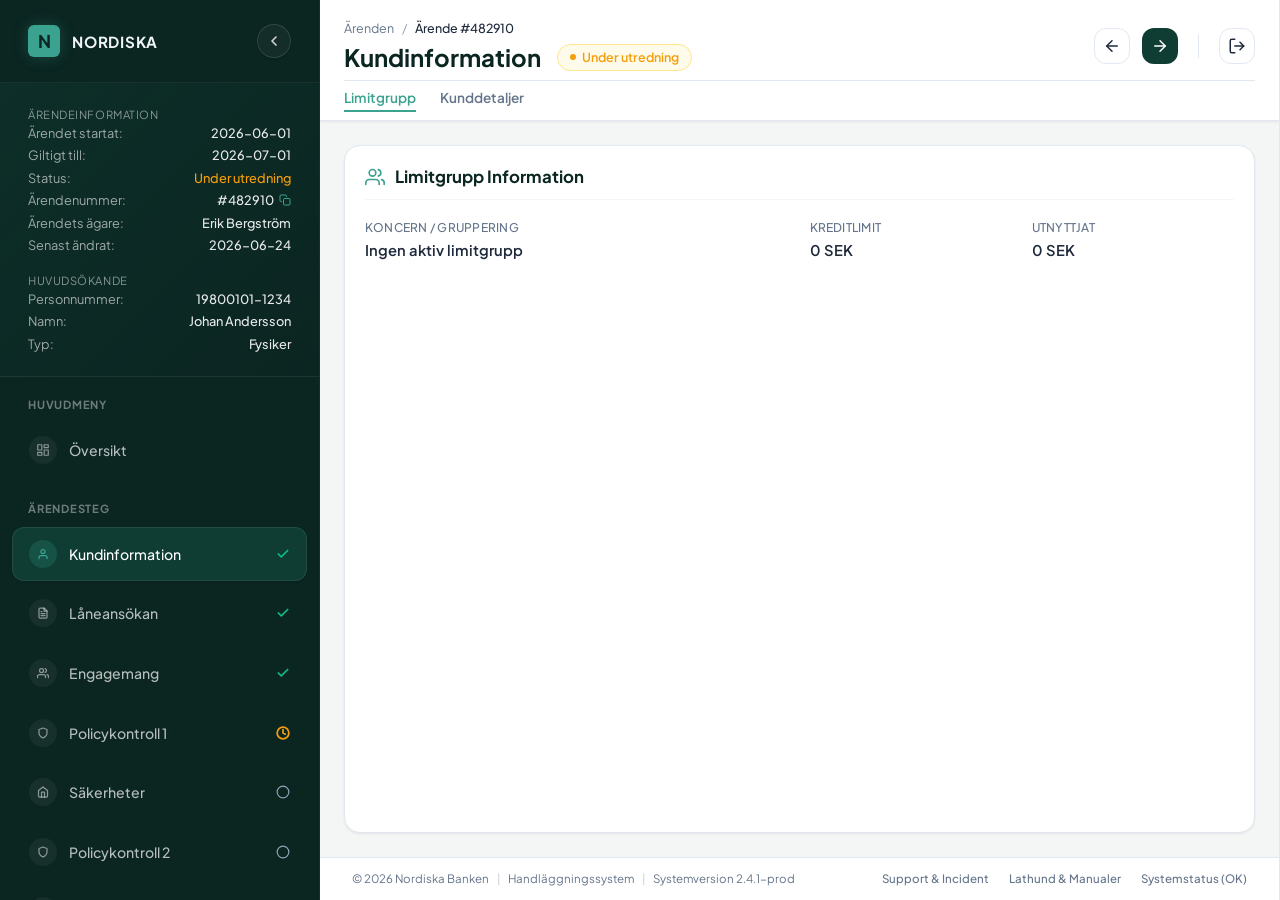
<file: limitgrupp.html>
<!DOCTYPE html>
<html lang="sv">

<head>
    <meta charset="UTF-8">
    <meta name="viewport" content="width=device-width, initial-scale=1.0">
    <title>Nordiska Banken - Limitgrupp - Ärende #482910</title>
    <!-- Main Stylesheet -->
    <link rel="stylesheet" href="styles.css">
    <script>
        // Suppress sidebar transition on initial load to prevent FOUC
        if (localStorage.getItem('sidebar_collapsed') === 'true') {
            document.documentElement.classList.add('sidebar-preload-collapsed');
        }
    </script>
</head>

<body>
    <div class="app-container">
        <!-- Sidebar placeholder loaded dynamically -->
        <div id="sidebar-placeholder"></div>

        <!-- Main Viewport Area -->
        <main class="main-viewport">
            <!-- Sticky Case Header placeholder loaded dynamically -->
            <div id="header-placeholder" data-title="Kundinformation" data-breadcrumb="Ärende #482910" data-status-text="Under utredning" data-status-class="under-review">
                <div id="header-subnav-items" style="display: none; align-items: flex-start; gap: 1.5rem;">
                    <a href="limitgrupp.html" class="subnav-link active">Limitgrupp</a>
                    <div style="display: flex; flex-direction: column;">
                        <a href="kunddetaljer.html" class="subnav-link">Kunddetaljer</a>
                    </div>
                </div>
            </div>

            <!-- Scrollable Dashboard Grid -->
            <div class="dashboard-grid">
                
                <div class="dashboard-card col-12">
                    <div class="card-header">
                        <div class="card-title">
                            <svg xmlns="http://www.w3.org/2000/svg" viewBox="0 0 24 24" fill="none" stroke="currentColor" stroke-width="2" stroke-linecap="round" stroke-linejoin="round"><path d="M17 21v-2a4 4 0 0 0-4-4H5a4 4 0 0 0-4 4v2"></path><circle cx="9" cy="7" r="4"></circle><path d="M23 21v-2a4 4 0 0 0-3-3.87"></path><path d="M16 3.13a4 4 0 0 1 0 7.75"></path></svg>
                            Limitgrupp Information
                        </div>
                    </div>
                    <div class="customer-detail-list">
                        <div class="detail-item detail-item-wide">
                            <span class="detail-label">Koncern / Gruppering</span>
                            <span class="detail-value text-xl">Ingen aktiv limitgrupp</span>
                        </div>
                        <div class="detail-item">
                            <span class="detail-label">Kreditlimit</span>
                            <span class="detail-value">0 SEK</span>
                        </div>
                        <div class="detail-item">
                            <span class="detail-label">Utnyttjat</span>
                            <span class="detail-value">0 SEK</span>
                        </div>
                    </div>
                </div>

            </div>

            <!-- Application Footer placeholder loaded dynamically -->
            <div id="footer-placeholder"></div>
        </main>
        
    </div>

    <!-- Script Entrypoint -->
    <script src="components.js"></script>
    <script src="app.js"></script>
</body>

</html>
</file>
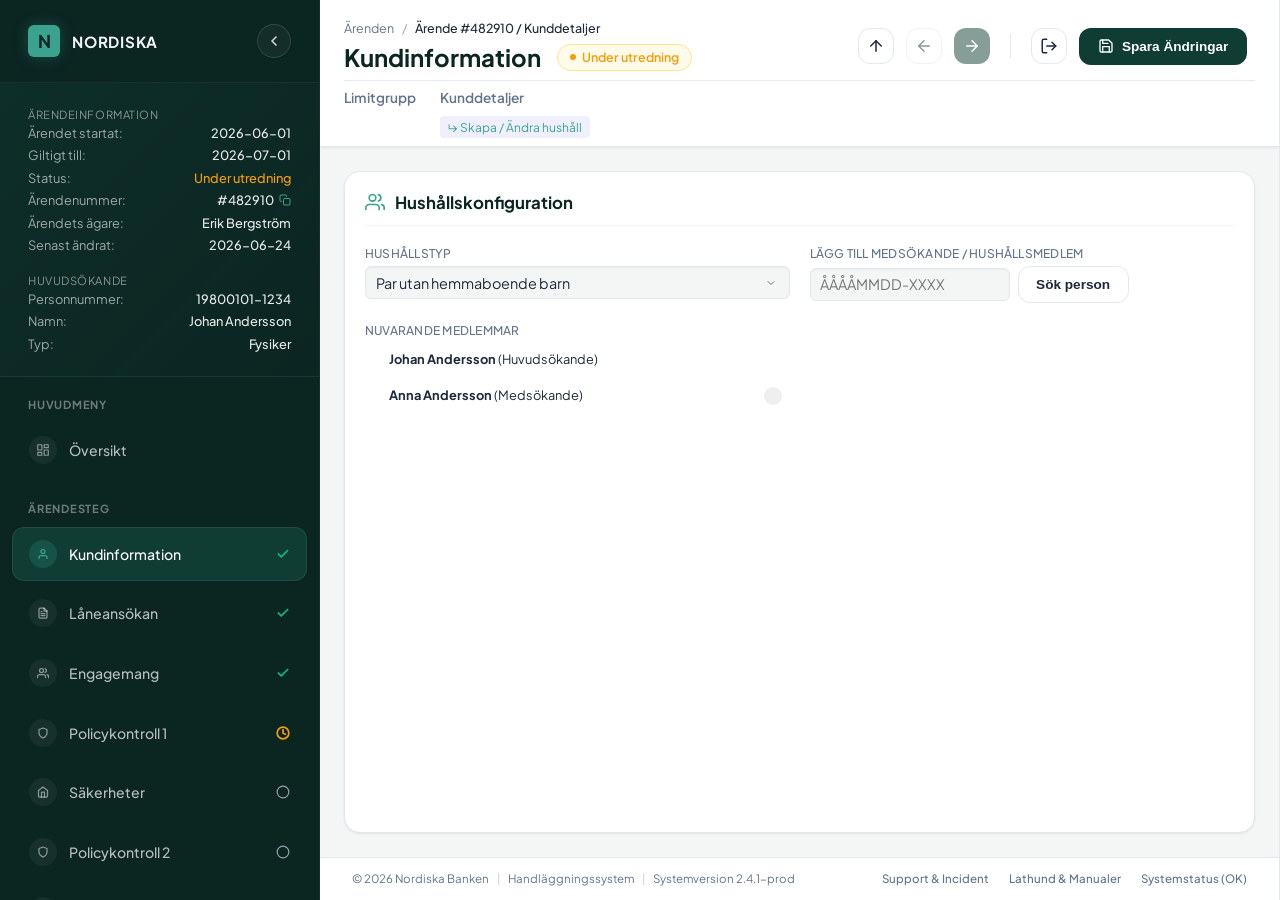
<file: skapa-andra-hushall.html>
<!DOCTYPE html>
<html lang="sv">

<head>
    <meta charset="UTF-8">
    <meta name="viewport" content="width=device-width, initial-scale=1.0">
    <title>Nordiska Banken - Skapa / Ändra Hushåll</title>
    <!-- Main Stylesheet -->
    <link rel="stylesheet" href="styles.css">
    <script>
        // Suppress sidebar transition on initial load to prevent FOUC
        if (localStorage.getItem('sidebar_collapsed') === 'true') {
            document.documentElement.classList.add('sidebar-preload-collapsed');
        }
    </script>
</head>

<body>
    <div class="app-container">
        <!-- Sidebar placeholder loaded dynamically -->
        <div id="sidebar-placeholder"></div>

        <!-- Main Viewport Area -->
        <main class="main-viewport">
            <!-- Sticky Case Header placeholder loaded dynamically -->
            <div id="header-placeholder" data-title="Kundinformation" data-breadcrumb="Ärende #482910 / Kunddetaljer" data-parent-step="kunddetaljer.html" data-status-text="Under utredning" data-status-class="under-review">
                <div id="header-subnav-items" style="display: none; align-items: flex-start; gap: 1.5rem;">
                    <a href="limitgrupp.html" class="subnav-link">Limitgrupp</a>
                    <div style="display: flex; flex-direction: column;">
                        <a href="kunddetaljer.html" class="subnav-link">Kunddetaljer</a>
                        <a href="skapa-andra-hushall.html" class="sub-step-link active">
                            ↳ Skapa / Ändra hushåll
                        </a>
                    </div>
                </div>
                <button class="btn btn-primary btn-primary-dark mr-2" id="btn-save-household">
                    <svg xmlns="http://www.w3.org/2000/svg" width="16" height="16" viewBox="0 0 24 24" fill="none" stroke="currentColor" stroke-width="2" stroke-linecap="round" stroke-linejoin="round"><path d="M19 21H5a2 2 0 0 1-2-2V5a2 2 0 0 1 2-2h11l5 5v11a2 2 0 0 1-2 2z"></path><polyline points="17 21 17 13 7 13 7 21"></polyline><polyline points="7 3 7 8 15 8"></polyline></svg>
                    <span>Spara Ändringar</span>
                </button>
            </div>

            <!-- Scrollable Dashboard Grid -->
            <div class="dashboard-grid">
                
                <div class="dashboard-card col-12">
                    <div class="card-header">
                        <div class="card-title">
                            <svg xmlns="http://www.w3.org/2000/svg" viewBox="0 0 24 24" fill="none" stroke="currentColor" stroke-width="2" stroke-linecap="round" stroke-linejoin="round"><path d="M17 21v-2a4 4 0 0 0-4-4H5a4 4 0 0 0-4 4v2"></path><circle cx="9" cy="7" r="4"></circle><path d="M23 21v-2a4 4 0 0 0-3-3.87"></path><path d="M16 3.13a4 4 0 0 1 0 7.75"></path></svg>
                            Hushållskonfiguration
                        </div>
                    </div>
                    <div class="customer-detail-list">
                        <div class="detail-item detail-item-wide" data-field-type="select">
                            <span class="detail-label">Hushållstyp</span>
                            <div class="edit-view" style="display: block;">
                                <select class="form-select edit-input">
                                    <option value="Ensamstående">Ensamstående</option>
                                    <option value="Par utan hemmaboende barn" selected>Par utan hemmaboende barn</option>
                                    <option value="Par med hemmaboende barn">Par med hemmaboende barn</option>
                                    <option value="Ensamstående med hemmaboende barn">Ensamstående med hemmaboende barn</option>
                                </select>
                            </div>
                        </div>
                        <div class="detail-item detail-item-wide">
                            <span class="detail-label">Lägg till Medsökande / Hushållsmedlem</span>
                            <div class="edit-view" style="display: flex; gap: 0.5rem; align-items: center;">
                                <input type="text" class="form-input edit-input" placeholder="ÅÅÅÅMMDD-XXXX" style="width: 200px;">
                                <button class="btn btn-secondary">Sök person</button>
                            </div>
                        </div>
                        <div class="detail-item detail-item-wide">
                            <span class="detail-label">Nuvarande Medlemmar</span>
                            <div class="edit-view" style="display: block;">
                                <ul class="flex-column-gap text-sm">
                                    <li style="display: flex; justify-content: space-between; padding: 0.5rem; background: rgba(255,255,255,0.05); border-radius: 4px;">
                                        <span><strong>Johan Andersson</strong> (Huvudsökande)</span>
                                    </li>
                                    <li style="display: flex; justify-content: space-between; padding: 0.5rem; background: rgba(255,255,255,0.05); border-radius: 4px;">
                                        <span><strong>Anna Andersson</strong> (Medsökande)</span>
                                        <button class="btn btn-icon" title="Ta bort" style="padding: 0; min-height: auto;">
                                            <svg xmlns="http://www.w3.org/2000/svg" width="16" height="16" viewBox="0 0 24 24" fill="none" stroke="var(--error)" stroke-width="2" stroke-linecap="round" stroke-linejoin="round"><line x1="18" y1="6" x2="6" y2="18"></line><line x1="6" y1="6" x2="18" y2="18"></line></svg>
                                        </button>
                                    </li>
                                </ul>
                            </div>
                        </div>
                    </div>
                </div>

            </div>

            <!-- Application Footer placeholder loaded dynamically -->
            <div id="footer-placeholder"></div>
        </main>
        
    </div>

    <!-- Script Entrypoint -->
    <script src="components.js"></script>
    <script src="app.js"></script>
</body>

</html>
</file>
<file: styles.css>
@import url('https://fonts.googleapis.com/css2?family=Plus+Jakarta+Sans:wght@300;400;500;600;700&display=swap');

/* ==========================================================================
   1. CORE & VARIABLES
   ========================================================================== */
/* CSS Reset and Core Setup */
*, *::before, *::after {
    box-sizing: border-box;
    margin: 0;
    padding: 0;
}

:root {
    /* Color Palette - Premium Nordic Pine & Slate */
    --primary-dark: #0b2521;
    --primary: #0f3d34;
    --primary-light: #165246;
    --primary-highlight: #3ca290;
    
    --bg-main: #f4f6f6;
    --bg-card: #ffffff;
    --bg-hover: #f8fafc;
    
    --text-main: #1e293b;
    --text-muted: #64748b;
    --text-light: #94a3b8;
    --text-white: #ffffff;
    
    --border-color: #e2e8f0;
    --border-focus: #3ca290;
    
    /* Status Colors */
    --success: #10b981;
    --success-light: #ecfdf5;
    --success-border: #a7f3d0;
    
    --warning: #f59e0b;
    --warning-light: #fffbeb;
    --warning-border: #fde68a;
    
    --danger: #ef4444;
    --danger-light: #fef2f2;
    --danger-border: #fecaca;
    
    --neutral-gray: #e2e8f0;
    
    /* Layout & Spacing */
    --font-family: 'Plus Jakarta Sans', -apple-system, BlinkMacSystemFont, "Segoe UI", Roboto, sans-serif;
    --radius-sm: 6px;
    --radius-md: 12px;
    --radius-lg: 16px;
    --transition-smooth: all 0.25s cubic-bezier(0.4, 0, 0.2, 1);
    --shadow-sm: 0 1px 3px rgba(0, 0, 0, 0.05), 0 1px 2px rgba(0, 0, 0, 0.03);
    --shadow-md: 0 4px 6px -1px rgba(15, 37, 33, 0.05), 0 2px 4px -2px rgba(15, 37, 33, 0.05);
    --shadow-lg: 0 10px 15px -3px rgba(15, 37, 33, 0.08), 0 4px 6px -4px rgba(15, 37, 33, 0.08);
}

body {
    font-family: var(--font-family);
    background-color: var(--neutral-gray); /* Slate background for the empty letterbox margins */
    color: var(--text-main);
    height: 100vh;
    overflow: hidden;
    -webkit-font-smoothing: antialiased;
}

/* ==========================================================================
   UTILITY CLASSES (EXTRACTED INLINE STYLES)
   ========================================================================== */

/* Spacing */
.mb-2 { margin-bottom: 0.5rem; }
.mb-3 { margin-bottom: 0.75rem; }
.mb-4 { margin-bottom: 1.5rem; }
.mb-5 { margin-bottom: 2rem; }
.mt-4 { margin-top: 1.5rem; }
.pb-2 { padding-bottom: 0.5rem; }
.pt-0 { padding-top: 0; }
.mr-2 { margin-right: 0.5rem; }

/* Typography */
.text-sm { font-size: 0.8rem; }
.text-xs { font-size: 0.72rem; }
.text-xxs { font-size: 0.65rem; }
.text-lg { font-size: 1.05rem; }
.text-xl { font-size: 1.1rem; }
.text-xxl { font-size: 1.2rem; }

.font-medium { font-weight: 500; }
.font-semibold { font-weight: 600; }
.font-bold { font-weight: 700; }

/* Colors */
.text-muted { color: var(--text-muted); }
.text-primary-dark { color: var(--primary-dark); }
.text-success { color: var(--success); }
.text-success-dark { color: #065f46; }
.text-warning { color: var(--warning); }
.text-danger { color: var(--danger); }
.text-light { color: var(--text-light); }
.text-main { color: var(--text-main); }

/* Layout */
.display-block { display: block; }
.grid-cols-1 { grid-template-columns: 1fr; }
.flex-column-gap {
    display: flex;
    flex-direction: column;
    gap: 0.25rem;
    margin-left: 1rem;
    padding-left: 0;
}

/* Components */
.btn-sm {
    padding: 0.35rem 0.6rem;
    font-size: 0.72rem;
    border-radius: var(--radius-sm);
}

.btn-primary-dark {
    background-color: var(--primary-dark);
    border-color: var(--primary-dark);
}

.badge-success {
    font-size: 0.72rem;
    padding: 0.15rem 0.5rem;
    background-color: var(--success-light);
    color: var(--success);
    border: 1px solid var(--success-border);
    border-radius: 20px;
    font-weight: 600;
}

.status-pill-sm {
    padding: 0.15rem 0.5rem;
    font-size: 0.68rem;
}

.info-box-success {
    background-color: var(--success-light);
    border: 1px solid var(--success-border);
    border-radius: var(--radius-md);
    padding: 0.75rem 1rem;
    display: flex;
    align-items: center;
    gap: 0.5rem;
    margin-top: 1rem;
}

.vertical-divider {
    width: 1px;
    height: 24px;
    background-color: var(--border-color);
    margin: 0 0.5rem;
}

/* ==========================================================================
   2. LAYOUT & STRUCTURE
   ========================================================================== */
/* App Layout */
.app-container {
    display: flex;
    width: 100%;
    max-width: 1440px; /* Restricts the entire application (sidebar + content area) to 1440px */
    margin: 0 auto; /* Centers the whole app container horizontally */
    height: 100vh;
    overflow: hidden;
    background-color: var(--bg-main);
    box-shadow: 0 0 50px rgba(15, 37, 33, 0.08); /* Premium shadow framing the app */
    border-right: 1px solid var(--border-color);
}

/* ==========================================================================
   3. SIDE MENU (SIDEBAR)
   ========================================================================== */
/* Sidebar Styling */
.sidebar {
    width: 320px; /* Increased from 290px to make it wider */
    background-color: var(--primary-dark);
    color: var(--text-white);
    display: flex;
    flex-direction: column;
    flex-shrink: 0;
    border-right: 1px solid rgba(255, 255, 255, 0.05);
    z-index: 10;
    transition: width 0.3s cubic-bezier(0.4, 0, 0.2, 1);
}

/* Sidebar Logo / Header */
.sidebar-header {
    padding: 1.5rem 1.75rem;
    border-bottom: 1px solid rgba(255, 255, 255, 0.06);
    display: flex;
    align-items: center;
    gap: 0.75rem;
}

.logo-icon {
    width: 32px;
    height: 32px;
    background-color: var(--primary-highlight);
    border-radius: var(--radius-sm);
    display: flex;
    align-items: center;
    justify-content: center;
    color: var(--primary-dark);
    font-weight: 700;
    font-size: 1.1rem;
    box-shadow: 0 0 15px rgba(60, 162, 144, 0.3);
}

.logo-text {
    font-size: 0.95rem;
    font-weight: 700;
    letter-spacing: 0.05em;
    text-transform: uppercase;
    color: #f1f5f9;
}

.logo-sub {
    font-size: 0.75rem;
    color: var(--text-light);
    opacity: 0.7;
    margin-left: auto;
}

/* Active Case Widget in Sidebar */
.sidebar-case-summary {
    padding: 1.5rem 1.75rem;
    border-bottom: 1px solid rgba(255, 255, 255, 0.06);
    background: linear-gradient(135deg, rgba(22, 82, 70, 0.2) 0%, rgba(15, 61, 52, 0) 100%);
}

.sidebar-case-summary .case-label {
    font-size: 0.7rem;
    text-transform: uppercase;
    letter-spacing: 0.05em;
    color: rgba(255, 255, 255, 0.5);
    margin-bottom: 0.25rem;
}

.sidebar-case-summary .case-id {
    font-size: 1.1rem;
    font-weight: 700;
    color: var(--text-white);
    display: flex;
    align-items: center;
    gap: 0.5rem;
}

.sidebar-case-summary .customer-name {
    font-size: 0.85rem;
    color: rgba(255, 255, 255, 0.85);
    margin-top: 0.25rem;
    white-space: nowrap;
    overflow: hidden;
    text-overflow: ellipsis;
}

.sidebar-case-summary .loan-amount {
    font-size: 0.9rem;
    font-weight: 600;
    color: var(--primary-highlight);
    margin-top: 0.5rem;
}

/* Sidebar Menu Navigation */
.sidebar-menu {
    flex: 1;
    overflow: visible;
    padding: 1.25rem 0.75rem;
}

.menu-section-title {
    font-size: 0.7rem;
    font-weight: 700;
    text-transform: uppercase;
    letter-spacing: 0.07em;
    color: rgba(255, 255, 255, 0.4);
    padding: 0 1rem 0.75rem 1rem;
}

.sidebar-list {
    list-style: none;
    display: flex;
    flex-direction: column;
    gap: 0.35rem;
}

.sidebar-list > li {
    position: relative;
}

.sidebar-link {
    display: flex;
    align-items: center;
    padding: 0.75rem 1rem;
    color: rgba(255, 255, 255, 0.7);
    text-decoration: none;
    border-radius: var(--radius-md);
    font-size: 0.88rem;
    font-weight: 500;
    transition: var(--transition-smooth);
    border: 1px solid transparent;
}

.hover-submenu {
    margin-left: 1.5rem;
    margin-top: 0.25rem;
    display: none;
    flex-direction: column;
    gap: 0.25rem;
}

.has-hover-submenu:hover .hover-submenu {
    display: flex;
}

.sidebar.collapsed .has-hover-submenu:hover .hover-submenu {
    display: flex;
}

.hover-submenu-link {
    padding: 0.6rem 0.8rem;
    color: rgba(255, 255, 255, 0.7);
    text-decoration: none;
    font-size: 0.82rem;
    border-radius: var(--radius-sm);
    transition: var(--transition-smooth);
}

.hover-submenu-link:hover {
    background-color: rgba(255, 255, 255, 0.04);
    color: var(--text-white);
}

.sidebar-link:hover {
    color: var(--text-white);
    background-color: rgba(255, 255, 255, 0.04);
}

.sidebar-link.active {
    background-color: var(--primary);
    color: var(--text-white);
    border: 1px solid rgba(255, 255, 255, 0.08);
    box-shadow: var(--shadow-sm);
}

.sidebar-link.active .step-icon-wrapper {
    background-color: var(--primary-light);
    color: var(--primary-highlight);
}

/* Step Status Indicators */
.step-status-icon {
    margin-left: auto;
    display: flex;
    align-items: center;
    justify-content: center;
}

.step-status-badge {
    font-size: 0.65rem;
    padding: 0.15rem 0.4rem;
    border-radius: 20px;
    font-weight: 600;
    text-transform: uppercase;
}

.step-icon-wrapper {
    width: 28px; /* Increased from 24px */
    height: 28px; /* Increased from 24px */
    border-radius: 50%;
    background-color: rgba(255, 255, 255, 0.05);
    display: flex;
    align-items: center;
    justify-content: center;
    margin-right: 0.75rem;
    font-size: 0.8rem; /* Slightly larger text */
    color: rgba(255, 255, 255, 0.5);
    transition: var(--transition-smooth);
    flex-shrink: 0;
}

/* Sidebar Footer / User section */
.sidebar-footer {
    padding: 1.25rem 1.75rem;
    border-top: 1px solid rgba(255, 255, 255, 0.06);
    display: flex;
    align-items: center;
    gap: 0.75rem;
}

.user-avatar {
    width: 36px;
    height: 36px;
    border-radius: 50%;
    background-color: var(--primary-light);
    border: 2px solid var(--primary-highlight);
    display: flex;
    align-items: center;
    justify-content: center;
    font-weight: 600;
    color: var(--text-white);
    font-size: 0.85rem;
}

.user-info {
    display: flex;
    flex-direction: column;
}

.user-name {
    font-size: 0.85rem;
    font-weight: 600;
    color: var(--text-white);
}

.user-role {
    font-size: 0.7rem;
    color: var(--text-light);
    opacity: 0.6;
}

/* Main Content Area Styling */
.main-viewport {
    flex: 1;
    display: flex;
    flex-direction: column;
    overflow: hidden;
    background-color: var(--bg-main);
    height: 100%;
}

/* ==========================================================================
   4. TOP HEADER
   ========================================================================== */
/* Top Header Bar */
.case-top-header {
    background-color: var(--bg-card);
    padding: 1.25rem 2.5rem;
    border-bottom: 1px solid var(--border-color);
    display: flex;
    justify-content: space-between;
    align-items: center;
    position: sticky;
    top: 0;
    z-index: 5;
    box-shadow: var(--shadow-sm);
}

.header-left {
    display: flex;
    flex-direction: column;
    gap: 0.25rem;
}

.breadcrumbs {
    display: flex;
    align-items: center;
    gap: 0.5rem;
    font-size: 0.78rem;
    color: var(--text-muted);
}

.breadcrumbs a {
    color: var(--text-muted);
    text-decoration: none;
    transition: var(--transition-smooth);
}

.breadcrumbs a:hover {
    color: var(--primary);
}

.breadcrumbs .separator {
    color: var(--text-light);
}

.breadcrumbs .current {
    color: var(--text-main);
    font-weight: 500;
}

.case-title-row {
    display: flex;
    align-items: center;
    gap: 1rem;
    margin-top: 0.15rem;
}

.case-title-row h1 {
    font-size: 1.5rem;
    font-weight: 700;
    color: var(--primary-dark);
}

/* Status Badges */
.status-pill {
    padding: 0.3rem 0.75rem;
    border-radius: 20px;
    font-size: 0.78rem;
    font-weight: 600;
    display: inline-flex;
    align-items: center;
    gap: 0.4rem;
}

.status-pill.under-review {
    background-color: var(--warning-light);
    color: var(--warning);
    border: 1px solid var(--warning-border);
}

.status-pill.completed {
    background-color: var(--success-light);
    color: var(--success);
    border: 1px solid var(--success-border);
}

.status-pill.rejected {
    background-color: var(--danger-light);
    color: var(--danger);
    border: 1px solid var(--danger-border);
}

.status-indicator-dot {
    width: 6px;
    height: 6px;
    border-radius: 50%;
    background-color: currentColor;
}

.status-pill.under-review .status-indicator-dot {
    animation: pulse-ring 1.5s infinite;
}

@keyframes pulse-ring {
    0% { transform: scale(0.95); opacity: 0.5; }
    50% { transform: scale(1.2); opacity: 1; }
    100% { transform: scale(0.95); opacity: 0.5; }
}

/* Header Subnav Tabs */
.header-tabs {
    display: flex;
    gap: 1.5rem;
    border-top: 1px solid var(--border-color);
    padding-top: 0.5rem;
    margin-top: 0.5rem;
}

.subnav-link {
    color: var(--text-muted);
    text-decoration: none;
    font-size: 0.85rem;
    font-weight: 600;
    padding-bottom: 0.25rem;
    border-bottom: 2px solid transparent;
    transition: var(--transition-smooth);
}

.subnav-link:hover {
    color: var(--text-main);
}

.subnav-link.active {
    color: var(--primary-highlight);
    border-bottom: 2px solid var(--primary-highlight);
}

.sub-step-link {
    font-size: 0.75rem;
    color: var(--text-muted);
    text-decoration: none;
    padding: 0.2rem 0.5rem;
    border-radius: 4px;
    transition: var(--transition-smooth);
    display: inline-flex;
    align-items: center;
    gap: 0.25rem;
    margin-top: 0.25rem;
}

.sub-step-link:hover {
    background-color: rgba(255, 255, 255, 0.05);
    color: var(--text-main);
}

.sub-step-link.active {
    color: var(--primary-highlight);
    background-color: rgba(99, 102, 241, 0.1);
}

/* Action Buttons Header */
.header-actions {
    display: flex;
    align-items: center;
    gap: 0.75rem;
}

.btn {
    display: inline-flex;
    align-items: center;
    justify-content: center;
    gap: 0.5rem;
    padding: 0.6rem 1.1rem;
    border-radius: var(--radius-md);
    font-size: 0.85rem;
    font-weight: 600;
    cursor: pointer;
    transition: var(--transition-smooth);
    border: 1px solid transparent;
    outline: none;
}

.btn-secondary {
    background-color: var(--bg-card);
    border-color: var(--border-color);
    color: var(--text-main);
}

.btn-secondary:hover {
    background-color: var(--bg-hover);
    border-color: var(--text-light);
}

.btn-primary {
    background-color: var(--primary);
    color: var(--text-white);
}

.btn-primary:hover {
    background-color: var(--primary-light);
    box-shadow: 0 4px 10px rgba(22, 82, 70, 0.2);
}

.btn-danger {
    background-color: var(--danger-light);
    color: var(--danger);
    border-color: var(--danger-border);
}

.btn-danger:hover {
    background-color: var(--danger);
    color: var(--text-white);
    border-color: var(--danger);
}

.btn-icon {
    padding: 0.5rem;
    aspect-ratio: 1;
    border-radius: var(--radius-md);
}

.btn-icon svg {
    margin: 0;
}

/* ==========================================================================
   5. DASHBOARD GRID & CARDS
   ========================================================================== */
/* Main Case Dashboard Content */
.dashboard-grid {
    padding: 1.25rem 2rem;
    display: grid;
    grid-template-columns: repeat(12, 1fr);
    grid-auto-rows: min-content;
    gap: 1.25rem;
    max-width: 1440px;
    margin: 0 auto;
    width: 100%;
    flex: 1;
    min-height: 0;
    box-sizing: border-box;
    overflow-y: auto;
}

/* Card Styling */
.dashboard-card {
    background-color: var(--bg-card);
    border-radius: var(--radius-lg);
    border: 1px solid var(--border-color);
    box-shadow: var(--shadow-sm);
    padding: 1.25rem;
    display: flex;
    flex-direction: column;
    min-height: 0;
    overflow: hidden;
    transition: var(--transition-smooth);
}

.dashboard-card:hover {
    box-shadow: var(--shadow-md);
    transform: translateY(-2px);
}

.card-header {
    display: flex;
    justify-content: space-between;
    align-items: center;
    margin-bottom: 1.25rem;
    border-bottom: 1px solid var(--bg-main);
    padding-bottom: 0.75rem;
}

.card-title {
    font-size: 1.05rem;
    font-weight: 700;
    color: var(--primary-dark);
    display: flex;
    align-items: center;
    gap: 0.6rem;
}

.card-title svg {
    color: var(--primary-highlight);
    width: 20px;
    height: 20px;
}

/* Width allocations */
.col-4 { grid-column: span 4; }
.col-5 { grid-column: span 5; }
.col-6 { grid-column: span 6; }
.col-7 { grid-column: span 7; }
.col-8 { grid-column: span 8; }
.col-12 { grid-column: span 12; }

.loan-summary-grid {
    display: grid;
    grid-template-columns: 1fr 1.2fr;
    gap: 2rem;
}

.flow-stepper-wrapper {
    width: 100%;
    overflow-x: auto;
    scrollbar-width: thin;
    scrollbar-color: var(--primary-highlight) transparent;
}

.flow-stepper-wrapper::-webkit-scrollbar {
    height: 6px;
}

.flow-stepper-wrapper::-webkit-scrollbar-track {
    background: transparent;
}

.flow-stepper-wrapper::-webkit-scrollbar-thumb {
    background-color: var(--border-color);
    border-radius: 3px;
}

/* ==========================================================================
   8. RESPONSIVE MEDIA QUERIES
   ========================================================================== */
/* Responsive Styles */
@media (max-width: 1300px) {
    .main-viewport {
        overflow-y: auto;
        height: auto;
    }
    
    .dashboard-grid {
        height: auto;
        grid-template-rows: auto;
        overflow: visible;
        padding: 1.5rem;
        gap: 1.25rem;
    }
    
    .dashboard-card {
        height: auto;
        min-height: auto;
        overflow: visible;
    }
    
    .customer-detail-list,
    .loan-summary-grid,
    .loan-metrics,
    .policy-list,
    .collateral-card-content,
    .collateral-list-wrapper,
    .activity-timeline-notes-wrapper,
    .activity-timeline {
        overflow-y: visible;
        max-height: none;
        height: auto;
    }

    /* Stack all dashboard cards vertically to prevent content spilling */
    .col-4, .col-5, .col-6, .col-7, .col-8, .col-12 {
        grid-column: span 12;
    }
    
    .dashboard-card:last-child {
        grid-column: span 12;
    }
    
    /* Adjust spacing */
    .case-top-header {
        padding: 1.25rem 1.5rem;
    }
    
    /* Stepper Scrollability */
    .flow-stepper {
        min-width: 820px;
    }
}

@media (max-width: 1024px) {
    /* Stack the loan summary grid vertically to prevent details and metrics from being squished */
    .loan-summary-grid {
        grid-template-columns: 1fr;
        gap: 1.75rem;
    }
}

@media (max-width: 800px) {
    /* Stack the customer details lists to single column */
    .customer-detail-list {
        grid-template-columns: 1fr;
        gap: 1rem;
    }
    
    /* Reset wide detail items to single column on small screens */
    .detail-item-wide {
        grid-column: span 1;
    }
    
    /* Grid spacing reduction */
    .dashboard-grid {
        padding: 1.25rem 1rem;
        gap: 1.25rem;
    }
}

/* ==========================================================================
   6. COMPONENTS & WIDGETS
   ========================================================================== */
/* Customer Summary Widget */
.customer-detail-list {
    display: grid;
    grid-template-columns: repeat(auto-fit, minmax(160px, 1fr));
    gap: 1.25rem;
}

.detail-item {
    display: flex;
    flex-direction: column;
    gap: 0.35rem;
}

.detail-item-wide {
    grid-column: span 2;
}

.detail-label {
    font-size: 0.75rem;
    font-weight: 500;
    color: var(--text-muted);
    text-transform: uppercase;
    letter-spacing: 0.02em;
}

.detail-value {
    font-size: 0.92rem;
    font-weight: 600;
    color: var(--text-main);
}

.detail-value.highlight {
    color: var(--primary-light);
}

.copy-btn {
    background: none;
    border: none;
    cursor: pointer;
    color: var(--text-light);
    margin-left: 0.5rem;
    transition: var(--transition-smooth);
    display: inline-flex;
    align-items: center;
}

.copy-btn:hover {
    color: var(--primary-highlight);
}

/* Financial Gauges / Loan Details styling */
.loan-metrics {
    display: flex;
    flex-direction: column;
    gap: 1.25rem;
    margin-top: auto;
}

.metric-bar-group {
    display: flex;
    flex-direction: column;
    gap: 0.45rem;
}

.metric-header {
    display: flex;
    justify-content: space-between;
    font-size: 0.82rem;
    font-weight: 600;
}

.metric-bar-container {
    height: 8px;
    background-color: var(--neutral-gray);
    border-radius: 4px;
    overflow: hidden;
    position: relative;
}

.metric-bar-fill {
    height: 100%;
    border-radius: 4px;
    background: linear-gradient(90deg, var(--primary-light) 0%, var(--primary-highlight) 100%);
    transition: width 1s cubic-bezier(0.4, 0, 0.2, 1);
}

.metric-bar-fill.warning {
    background: linear-gradient(90deg, var(--warning) 0%, #fbbf24 100%);
}

.metric-bar-fill.danger {
    background: linear-gradient(90deg, var(--danger) 0%, #f87171 100%);
}

.metric-marker {
    position: absolute;
    top: 0;
    bottom: 0;
    width: 2px;
    background-color: var(--danger);
    z-index: 2;
}

.metric-marker-label {
    font-size: 0.65rem;
    color: var(--danger);
    font-weight: 600;
}

.metric-legend {
    display: flex;
    justify-content: space-between;
}

/* Policy Status Widget */
.policy-list {
    display: flex;
    flex-direction: column;
    gap: 0.75rem;
    overflow-y: auto;
    flex: 1;
    min-height: 0;
    padding-right: 4px;
}

.policy-item {
    display: flex;
    align-items: center;
    padding: 0.75rem 1rem;
    background-color: var(--bg-hover);
    border-radius: var(--radius-md);
    border-left: 4px solid var(--neutral-gray);
}

.policy-item.passed {
    border-left-color: var(--success);
}

.policy-item.warning {
    border-left-color: var(--warning);
}

.policy-item.failed {
    border-left-color: var(--danger);
}

.policy-name {
    font-size: 0.85rem;
    font-weight: 600;
    color: var(--text-main);
}

.policy-meta {
    font-size: 0.75rem;
    color: var(--text-muted);
    margin-top: 0.15rem;
}

.policy-status {
    margin-left: auto;
    display: flex;
    align-items: center;
    gap: 0.35rem;
    font-size: 0.78rem;
    font-weight: 700;
}

.policy-status.passed { color: var(--success); }
.policy-status.warning { color: var(--warning); }
.policy-status.failed { color: var(--danger); }

/* Step Workflow Overview Card (Horizontal track/visual stepper) */
.flow-stepper {
    display: flex;
    justify-content: space-between;
    align-items: flex-start;
    padding: 1.5rem 0.5rem 0.5rem 0.5rem;
    position: relative;
}

.flow-stepper::before {
    content: '';
    position: absolute;
    top: 35px;
    left: 40px;
    right: 40px;
    height: 4px;
    background-color: var(--neutral-gray);
    z-index: 1;
}

.flow-step-node {
    display: flex;
    flex-direction: column;
    align-items: center;
    text-align: center;
    position: relative;
    z-index: 2;
    width: 90px;
}

.flow-step-bubble {
    width: 44px;
    height: 44px;
    border-radius: 50%;
    background-color: var(--bg-card);
    border: 3px solid var(--neutral-gray);
    display: flex;
    align-items: center;
    justify-content: center;
    font-weight: 700;
    font-size: 0.95rem;
    color: var(--text-muted);
    transition: var(--transition-smooth);
    box-shadow: var(--shadow-sm);
}

.flow-step-node.completed .flow-step-bubble {
    border-color: var(--success);
    background-color: var(--success-light);
    color: var(--success);
}

.flow-step-node.active .flow-step-bubble {
    border-color: var(--primary-highlight);
    background-color: var(--primary-dark);
    color: var(--text-white);
    box-shadow: 0 0 12px rgba(60, 162, 144, 0.4);
    transform: scale(1.1);
}

.flow-step-node.in-progress .flow-step-bubble {
    border-color: var(--warning);
    background-color: var(--warning-light);
    color: var(--warning);
}

.flow-step-label {
    margin-top: 0.75rem;
    font-size: 0.75rem;
    font-weight: 600;
    color: var(--text-main);
    max-width: 100%;
    word-wrap: break-word;
}

.flow-step-node.active .flow-step-label {
    color: var(--primary);
    font-weight: 700;
}

.flow-step-status-text {
    font-size: 0.65rem;
    margin-top: 0.15rem;
    color: var(--text-muted);
    font-weight: 500;
    text-transform: uppercase;
}

.flow-step-node.completed .flow-step-status-text {
    color: var(--success);
}

.flow-step-node.in-progress .flow-step-status-text {
    color: var(--warning);
}

/* Timeline/Activity Log widget */
.activity-timeline {
    display: flex;
    flex-direction: column;
    gap: 1.25rem;
    position: relative;
    padding-left: 1rem;
    margin-top: 0.5rem;
    overflow-y: auto;
    flex: 1;
    min-height: 0;
    padding-right: 4px;
}

.activity-timeline::before {
    content: '';
    position: absolute;
    left: 15px;
    top: 5px;
    bottom: 5px;
    width: 2px;
    background-color: var(--border-color);
}

.timeline-item {
    display: flex;
    gap: 1rem;
    position: relative;
}

.timeline-marker {
    width: 12px;
    height: 12px;
    border-radius: 50%;
    background-color: var(--neutral-gray);
    border: 2px solid var(--bg-card);
    position: absolute;
    left: -10px;
    top: 4px;
    z-index: 2;
}

.timeline-item.active .timeline-marker {
    background-color: var(--primary-highlight);
    box-shadow: 0 0 0 3px rgba(60, 162, 144, 0.25);
}

.timeline-content {
    flex: 1;
    padding-bottom: 0.25rem;
}

.timeline-header-row {
    display: flex;
    justify-content: space-between;
    align-items: baseline;
}

.timeline-title {
    font-size: 0.85rem;
    font-weight: 600;
    color: var(--text-main);
}

.timeline-time {
    font-size: 0.72rem;
    color: var(--text-light);
}

.timeline-description {
    font-size: 0.78rem;
    color: var(--text-muted);
    margin-top: 0.15rem;
}

/* Quick Notes Box */
.quick-notes-textarea {
    width: 100%;
    height: 60px;
    border: 1px solid var(--border-color);
    border-radius: var(--radius-md);
    padding: 0.75rem;
    font-family: var(--font-family);
    font-size: 0.82rem;
    resize: none;
    color: var(--text-main);
    transition: var(--transition-smooth);
}

.quick-notes-textarea:focus {
    border-color: var(--border-focus);
    outline: none;
    box-shadow: 0 0 0 3px rgba(60, 162, 144, 0.15);
}

.quick-notes-save-bar {
    display: flex;
    justify-content: space-between;
    align-items: center;
    margin-top: 0.5rem;
}

.notes-status-text {
    font-size: 0.72rem;
    color: var(--text-muted);
}

/* Collateral Grid specific layout */
.collateral-item {
    display: flex;
    justify-content: space-between;
    align-items: center;
    padding: 0.75rem 0;
    border-bottom: 1px solid var(--border-color);
}

.collateral-item:last-child {
    border-bottom: none;
}

.collateral-left {
    display: flex;
    flex-direction: column;
    gap: 0.15rem;
}

.collateral-title {
    font-size: 0.88rem;
    font-weight: 600;
    color: var(--text-main);
}

.collateral-desc {
    font-size: 0.75rem;
    color: var(--text-muted);
}

.collateral-right {
    text-align: right;
    display: flex;
    flex-direction: column;
    gap: 0.15rem;
}

.collateral-value {
    font-size: 0.88rem;
    font-weight: 700;
    color: var(--primary);
}

.collateral-status {
    font-size: 0.72rem;
    font-weight: 600;
    color: var(--success);
}

.collat.detail-value {
    color: var(--text-dark);
    font-weight: 500;
    line-height: 1.5;
}

.detail-value.empty-state {
    color: var(--text-muted) !important;
    font-style: italic !important;
    font-weight: 400 !important;
    font-size: 0.9rem !important; /* Force standard size */
}

/* Edit Mode Inputs */
.edit-input {
    width: 100%;
    padding: 0.4rem 0.6rem;
    border: 1px solid var(--border-color);
    border-radius: var(--radius-sm);
    font-family: inherit;
    font-size: 0.9rem;
    color: var(--text-dark);
    background-color: var(--bg-main);
    box-shadow: inset 0 1px 2px rgba(0,0,0,0.05);
    transition: var(--transition-smooth);
}

.edit-input:focus {
    outline: none;
    border-color: var(--primary);
    box-shadow: 0 0 0 3px rgba(60, 162, 144, 0.2);
}

.edit-input.empty-input {
    background-color: #fcfcfc;
}

/* Explicit Read/Edit View Toggling */
.edit-view {
    display: none;
    width: 100%;
}

.is-edit-mode .read-only-view {
    display: none;
}

.is-edit-mode .edit-view {
    display: block;
}

/* Form Styles: Select, Radio, Checkbox */
.form-select {
    width: 100%;
    padding: 0.4rem 0.6rem;
    border: 1px solid var(--border-color);
    border-radius: var(--radius-sm);
    font-family: inherit;
    font-size: 0.9rem;
    color: var(--text-dark);
    background-color: var(--bg-main);
    box-shadow: inset 0 1px 2px rgba(0,0,0,0.05);
    transition: var(--transition-smooth);
    appearance: none;
    background-image: url('data:image/svg+xml;utf8,<svg xmlns="http://www.w3.org/2000/svg" width="12" height="12" viewBox="0 0 24 24" fill="none" stroke="%236b7280" stroke-width="2" stroke-linecap="round" stroke-linejoin="round"><polyline points="6 9 12 15 18 9"></polyline></svg>');
    background-repeat: no-repeat;
    background-position: right 0.75rem center;
    background-size: 12px;
}

.form-select:focus {
    outline: none;
    border-color: var(--primary);
    box-shadow: 0 0 0 3px rgba(60, 162, 144, 0.2);
}

.form-check-group {
    display: flex;
    gap: 1.5rem;
    align-items: center;
    padding-top: 0.2rem;
}

.form-check {
    display: flex;
    align-items: center;
    gap: 0.5rem;
    cursor: pointer;
}

.form-radio, .form-checkbox {
    width: 1.1rem;
    height: 1.1rem;
    accent-color: var(--primary);
    cursor: pointer;
    margin: 0;
}

.form-check-label {
    font-size: 0.9rem;
    color: var(--text-dark);
    cursor: pointer;
}

/* ==========================================================================
   3.1 SIDE MENU (COLLAPSE STYLES)
   ========================================================================== */
/* Sidebar Collapse and Minimize Toggle Styles */
.logo-text-wrapper {
    display: flex;
    flex-direction: column;
    flex-grow: 1;
    min-width: 0;
    transition: opacity 0.2s ease;
}

.sidebar-toggle-btn {
    background-color: rgba(255, 255, 255, 0.04);
    border: 1px solid rgba(255, 255, 255, 0.12);
    color: rgba(255, 255, 255, 0.8);
    cursor: pointer;
    padding: 8px;
    border-radius: 50%;
    display: flex;
    align-items: center;
    justify-content: center;
    transition: var(--transition-smooth);
    box-shadow: var(--shadow-sm);
}

.sidebar-toggle-btn:hover {
    color: var(--text-white);
    background-color: var(--primary-highlight);
    border-color: var(--primary-highlight);
    box-shadow: 0 0 12px rgba(60, 162, 144, 0.4);
}

.sidebar-toggle-btn svg {
    transition: transform 0.3s cubic-bezier(0.4, 0, 0.2, 1);
}

/* Suppress transitions on initial page load to prevent FOUC when sidebar is collapsed */
html.sidebar-preload-collapsed .sidebar,
html.sidebar-preload-collapsed .sidebar * {
    transition: none;
}

html.sidebar-preload-collapsed .sidebar {
    width: 100px;
    overflow: hidden;
}

/* Collapsed state styles for .sidebar */
.sidebar.collapsed {
    width: 100px; /* Increased from 80px */
}

.sidebar.collapsed .sidebar-toggle-btn svg {
    transform: rotate(180deg);
}

.sidebar.collapsed .sidebar-header {
    padding: 1.25rem 0.5rem;
    justify-content: center;
    flex-direction: column;
    gap: 0.75rem;
}

.sidebar.collapsed .logo-text-wrapper {
    display: none;
}

.sidebar.collapsed .sidebar-case-summary {
    display: none;
}

.sidebar.collapsed .menu-section-title {
    display: none;
}

.sidebar.collapsed .sidebar-menu {
    padding: 1rem 0.35rem;
    overflow: visible;
}

.sidebar.collapsed .sidebar-link {
    padding: 0.75rem 0;
    justify-content: center;
    font-size: 0; /* Hides link text, allows child font-size override */
    position: relative;
}

.sidebar.collapsed .sidebar-link .step-icon-wrapper {
    margin-right: 0;
}

/* Status Indicator Overlay for Collapsed Sidebar Link */
.sidebar.collapsed .sidebar-link .step-status-icon {
    position: absolute;
    bottom: 6px; /* Shifted up slightly due to 28px circle wrapper */
    right: 28px; /* Adjusted coordinate for centered 28px icon inside 100px sidebar */
    background-color: var(--primary-dark);
    border-radius: 50%;
    width: 14px;
    height: 14px;
    display: flex;
    align-items: center;
    justify-content: center;
    box-shadow: 0 0 0 2px var(--primary-dark); /* acts as a border mask against background */
    z-index: 2;
}

.sidebar.collapsed .sidebar-link .step-status-icon svg {
    width: 10px;
    height: 10px;
}

/* Visually separate step lists when sidebar is minimized/collapsed */
.sidebar.collapsed .sidebar-list ~ .sidebar-list:not(.actions-section) {
    border-top: 1px solid rgba(255, 255, 255, 0.08);
    padding-top: 1.25rem;
    margin-top: 1.5rem;
}

.sidebar.collapsed .sidebar-footer {
    padding: 1.25rem 0.5rem;
    justify-content: center;
}

.sidebar.collapsed .sidebar-footer .user-info {
    display: none;
}

/* Tooltips for Collapsed Sidebar Steps on Hover */
.sidebar.collapsed .sidebar-link::after {
    content: attr(data-title);
    position: absolute;
    left: 110px; /* Shifted to match 100px sidebar width + 10px spacing */
    top: 50%;
    transform: translateY(-50%);
    background-color: var(--primary-dark);
    color: var(--text-white);
    padding: 0.5rem 0.75rem;
    border-radius: var(--radius-md);
    font-size: 0.82rem; /* Forces visible text sizing */
    font-weight: 600;
    white-space: nowrap;
    box-shadow: var(--shadow-lg);
    border: 1px solid rgba(255, 255, 255, 0.08);
    pointer-events: none;
    opacity: 0;
    display: block;
    transition: opacity 0.2s ease, transform 0.2s ease;
    z-index: 100;
}

.sidebar.collapsed .sidebar-link::before {
    content: '';
    position: absolute;
    left: 104px; /* Shifted to match 100px sidebar + arrow alignment offset */
    top: 50%;
    transform: translateY(-50%);
    border-width: 6px 6px 6px 0;
    border-style: solid;
    border-color: transparent var(--primary-dark) transparent transparent;
    pointer-events: none;
    opacity: 0;
    display: block;
    transition: opacity 0.2s ease, transform 0.2s ease;
    z-index: 100;
}

.sidebar.collapsed .sidebar-link:hover::after,
.sidebar.collapsed .sidebar-link:hover::before {
    opacity: 1;
}

/* --- Dashboard Scroll Constraints & Premium Scrollbar Customizations --- */

.policy-list::-webkit-scrollbar,
.activity-timeline::-webkit-scrollbar,
.collateral-list-wrapper::-webkit-scrollbar {
    width: 5px;
}
.policy-list::-webkit-scrollbar-track,
.activity-timeline::-webkit-scrollbar-track,
.collateral-list-wrapper::-webkit-scrollbar-track {
    background: transparent;
}
.policy-list::-webkit-scrollbar-thumb,
.activity-timeline::-webkit-scrollbar-thumb,
.collateral-list-wrapper::-webkit-scrollbar-thumb {
    background: var(--border-color);
    border-radius: 10px;
}
.policy-list::-webkit-scrollbar-thumb:hover,
.activity-timeline::-webkit-scrollbar-thumb:hover,
.collateral-list-wrapper::-webkit-scrollbar-thumb:hover {
    background: var(--text-light);
}

/* Collateral Layout Helpers */
.collateral-card-content {
    display: flex;
    flex-direction: column;
    height: 100%;
    justify-content: space-between;
    min-height: 0;
}

.collateral-list-wrapper {
    overflow-y: auto;
    flex: 1;
    min-height: 0;
    margin-bottom: 0.75rem;
    padding-right: 4px;
}

/* Activity and Notes Layout Helpers */
.activity-timeline-notes-wrapper {
    display: flex;
    flex-direction: column;
    gap: 1rem;
    flex: 1;
    min-height: 0;
}

.notes-area-wrapper {
    border-top: 1px solid var(--border-color);
    padding-top: 0.75rem;
    flex-shrink: 0;
}

/* ==========================================================================
   7. APP FOOTER
   ========================================================================== */
/* --- App Footer Styling --- */
.app-footer {
    background-color: var(--bg-card);
    border-top: 1px solid var(--border-color);
    padding: 0.85rem 2rem;
    font-size: 0.72rem;
    color: var(--text-muted);
    flex-shrink: 0;
    width: 100%;
}

.footer-content {
    max-width: 1440px;
    margin: 0 auto;
    width: 100%;
    display: flex;
    justify-content: space-between;
    align-items: center;
    gap: 1rem;
}

.footer-left {
    display: flex;
    align-items: center;
    flex-wrap: wrap;
    gap: 0.5rem;
}

.footer-separator {
    color: var(--text-light);
    opacity: 0.5;
}

.footer-right {
    display: flex;
    align-items: center;
    gap: 1.25rem;
}

.footer-right a {
    color: var(--text-muted);
    text-decoration: none;
    font-weight: 500;
    transition: var(--transition-smooth);
}

.footer-right a:hover {
    color: var(--primary-highlight);
}

/* Responsive Footer adjustments */
@media (max-width: 768px) {
    .footer-content {
        flex-direction: column;
        align-items: center;
        text-align: center;
        gap: 0.75rem;
    }
    
    .footer-left {
        justify-content: center;
    }
    
    .footer-right {
        justify-content: center;
        gap: 1rem;
    }
}

/* ==========================================================================
   3.2 SIDE MENU (ACTION HOVER STATES)
   ========================================================================== */
/* Sidebar Custom Action Hover States */
.sidebar-action-link:hover {
    border-color: rgba(255, 255, 255, 0.1);
}

.sidebar-action-link.action-update:hover {
    background-color: rgba(60, 162, 144, 0.15);
    color: var(--primary-highlight);
    border-color: rgba(60, 162, 144, 0.3);
}
.sidebar-action-link.action-update:hover .step-icon-wrapper {
    color: var(--primary-highlight);
    background-color: rgba(60, 162, 144, 0.2);
}

.sidebar-action-link.action-archive:hover,
.sidebar-action-link.action-unarchive:hover {
    background-color: rgba(255, 255, 255, 0.08);
    color: var(--text-white);
    border-color: rgba(255, 255, 255, 0.15);
}
.sidebar-action-link.action-archive:hover .step-icon-wrapper,
.sidebar-action-link.action-unarchive:hover .step-icon-wrapper {
    color: var(--text-white);
    background-color: rgba(255, 255, 255, 0.15);
}

.sidebar-action-link.action-reject:hover {
    background-color: rgba(239, 68, 68, 0.15);
    color: #f87171;
    border-color: rgba(239, 68, 68, 0.3);
}
.sidebar-action-link.action-reject:hover .step-icon-wrapper {
    color: #f87171;
    background-color: rgba(239, 68, 68, 0.2);
}

/* Collapsed state tooltip styling override for destructive reject action */
.sidebar.collapsed .sidebar-link.action-reject::after {
    background-color: #7f1d1d;
    border-color: rgba(239, 68, 68, 0.2);
}
.sidebar.collapsed .sidebar-link.action-reject::before {
    border-color: transparent #7f1d1d transparent transparent;
}

/* Sidebar Actions Submenu - Flyout Popover Panel Layout */
.dropdown-chevron {
    margin-left: auto;
    display: flex;
    align-items: center;
    transition: transform 0.25s ease;
    transform: rotate(-90deg); /* Point chevron right by default */
}

.sidebar-list > li:hover .dropdown-chevron,
.sidebar-dropdown-toggle.active .dropdown-chevron {
    transform: rotate(90deg); /* Point chevron down when hovered or active */
}

.sidebar-list > li {
    position: relative;
}

.sidebar-submenu {
    position: absolute;
    left: calc(100% + 12px); /* Render exactly outside the right edge of the sidebar item */
    top: 50%;
    transform: translateY(-50%);
    background-color: var(--primary-dark);
    border: 1px solid rgba(255, 255, 255, 0.1);
    border-radius: var(--radius-md);
    box-shadow: var(--shadow-lg);
    padding: 0.5rem;
    display: none; /* hidden by default */
    flex-direction: column;
    gap: 0.35rem;
    width: 220px;
    z-index: 200;
    list-style: none; /* Remove browser default bullet point circles */
    list-style-type: none;
}

/* Arrow indicator pointing from flyout to parent item */
.sidebar-submenu::before {
    content: '';
    position: absolute;
    left: -6px;
    top: 50%;
    transform: translateY(-50%);
    border-width: 6px 6px 6px 0;
    border-style: solid;
    border-color: transparent var(--primary-dark) transparent transparent;
    pointer-events: none;
}

/* Bridge the 12px gap between sidebar link and submenu on hover */
.sidebar-submenu::after {
    content: '';
    position: absolute;
    top: 0;
    bottom: 0;
    left: -15px;
    width: 15px;
    background-color: transparent;
    z-index: -1;
}

/* Show flyout on hover of the parent li */
.sidebar-list > li:hover .sidebar-submenu,
.sidebar-submenu.expanded {
    display: flex;
}

/* Hover style for dropdown toggle link when parent is hovered */
.sidebar-list > li:hover .sidebar-dropdown-toggle {
    color: var(--text-white);
    background-color: rgba(255, 255, 255, 0.04);
}

/* Submenu links inside flyout always display text labels fully */
.sidebar-submenu .sidebar-link {
    font-size: 0.82rem;
    padding: 0.6rem 0.75rem;
    justify-content: flex-start;
}

/* Hover border enhancements for flyout links */
.sidebar-submenu .sidebar-link:hover {
    border-color: rgba(255, 255, 255, 0.12);
}

/* Collapsed sidebar nested submenu styling resets - since it's a flyout, it always shows full labels! */
.sidebar.collapsed .sidebar-submenu {
    padding: 0.5rem;
    gap: 0.35rem;
}

.sidebar.collapsed .sidebar-submenu .sidebar-link {
    padding: 0.6rem 0.75rem;
    justify-content: flex-start;
    font-size: 0.82rem; /* Force text visible in popout even when sidebar is collapsed */
}

/* Disable tooltips (the ::before and ::after circles/rectangles) for action links inside the submenu when sidebar is collapsed */
.sidebar.collapsed .sidebar-submenu .sidebar-link::before,
.sidebar.collapsed .sidebar-submenu .sidebar-link::after {
    display: none;
    content: none;
    opacity: 0;
}

/* Visually separate actions from steps */
.sidebar-list.actions-section {
    border-top: 1px solid rgba(255, 255, 255, 0.08);
    padding-top: 1.25rem;
    margin-top: 1.5rem;
}

/* Make "Åtgärder" parent item stand out */
.sidebar-dropdown-toggle {
    background-color: rgba(255, 255, 255, 0.03);
    border: 1px solid rgba(255, 255, 255, 0.08);
    font-weight: 600;
    color: rgba(255, 255, 255, 0.9);
}

.sidebar-dropdown-toggle:hover {
    background-color: rgba(255, 255, 255, 0.06);
    border-color: rgba(60, 162, 144, 0.3);
}

.sidebar-dropdown-toggle.active {
    background-color: var(--primary-light);
    border-color: var(--primary-highlight);
    box-shadow: var(--shadow-sm);
}

.sidebar-dropdown-toggle .step-icon-wrapper {
    background-color: rgba(255, 255, 255, 0.08);
    color: rgba(255, 255, 255, 0.8);
}

.sidebar-dropdown-toggle.active .step-icon-wrapper {
    background-color: var(--primary-dark);
    color: var(--primary-highlight);
}

/* Remove circular background bubbles from flyout actions icons in all states */
.sidebar-submenu .step-icon-wrapper {
    background-color: transparent;
    background: transparent;
    border-radius: 0;
    border: none;
    box-shadow: none;
    width: 20px;
    height: 20px;
    margin-right: 0.75rem;
    color: rgba(255, 255, 255, 0.6);
}

/* Ensure hover states don't draw circular backgrounds on submenu action icons */
.sidebar-submenu .sidebar-link:hover .step-icon-wrapper,
.sidebar-submenu .sidebar-link.active .step-icon-wrapper,
.sidebar-submenu .sidebar-link:focus .step-icon-wrapper {
    background-color: transparent;
    background: transparent;
    border-radius: 0;
    border: none;
    box-shadow: none;
}
</file>
